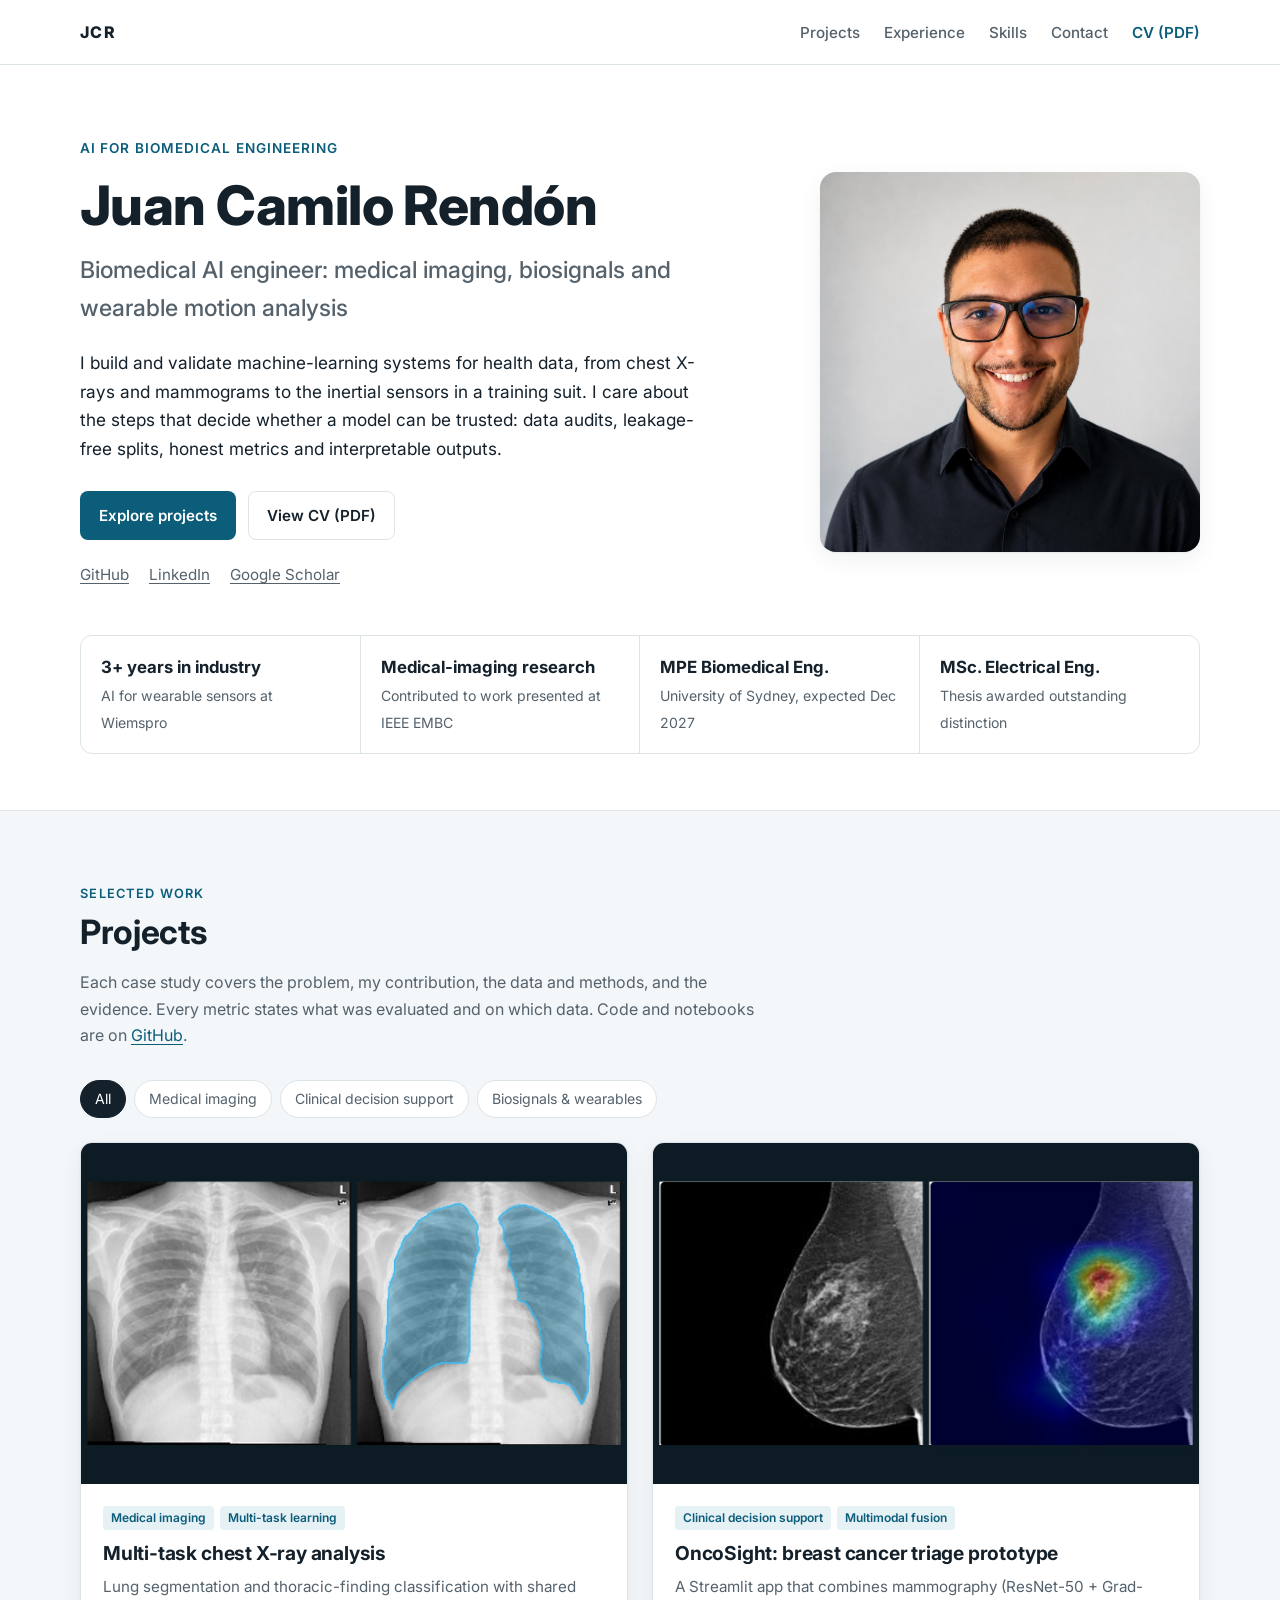
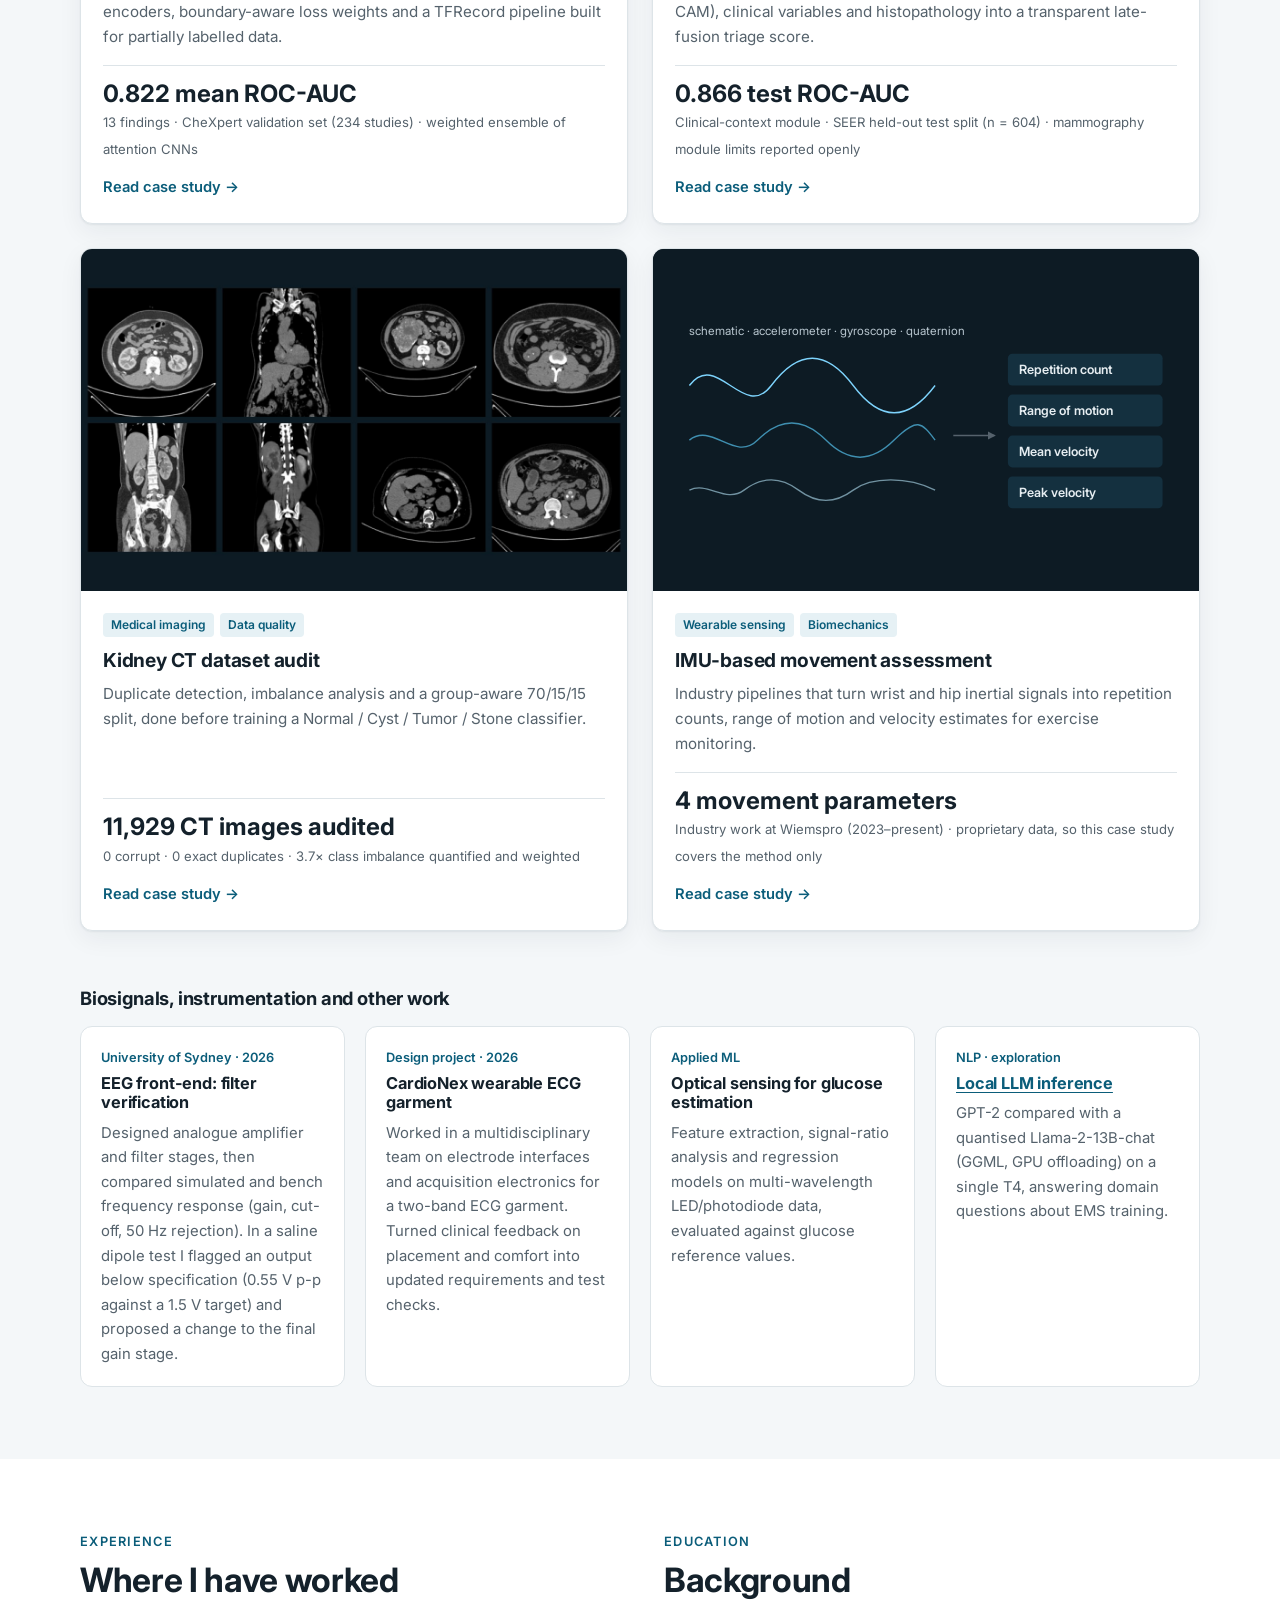
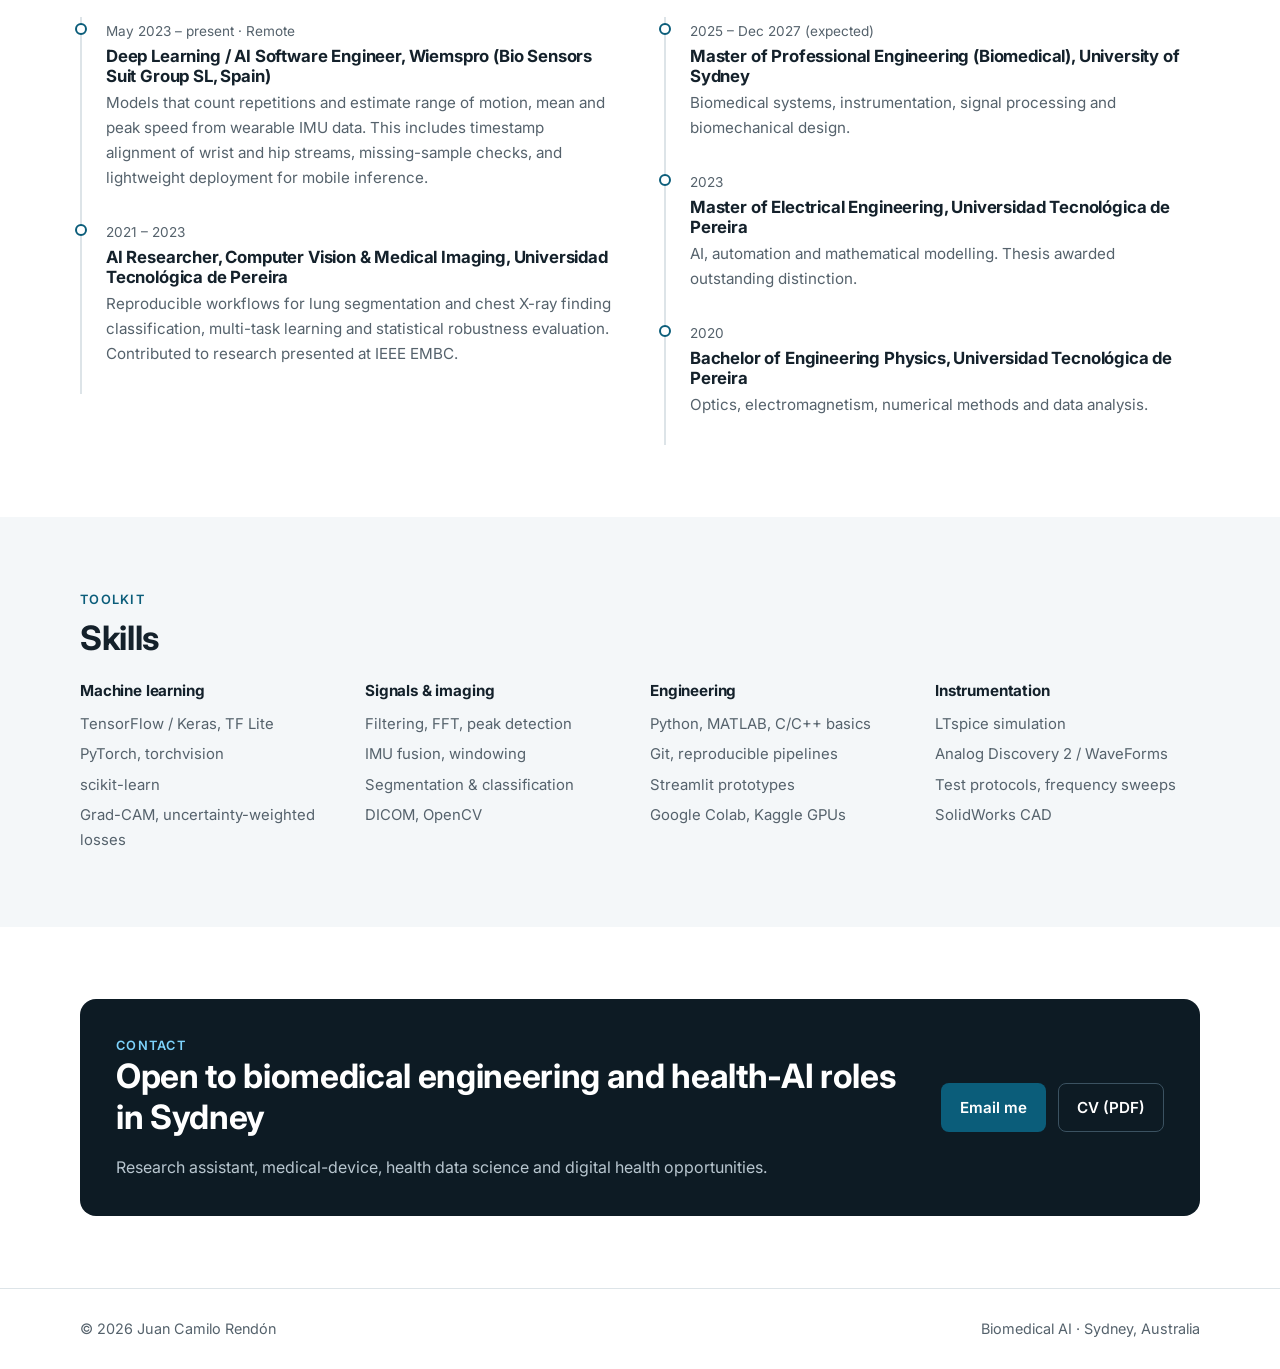
<file: index.html>
<!DOCTYPE html>
<html lang="en">
<head>
  <meta charset="UTF-8">
  <meta name="viewport" content="width=device-width, initial-scale=1.0">
  <title>Juan Camilo Rendón | Biomedical AI Engineer</title>
  <meta name="description" content="Portfolio of Juan Camilo Rendón: AI applied to biomedical engineering, covering medical imaging, clinical decision support, biosignals and wearable motion analysis.">
  <meta property="og:title" content="Juan Camilo Rendón | Biomedical AI Engineer">
  <meta property="og:description" content="Medical imaging, clinical decision support and wearable-sensor AI, with documented results.">
  <meta property="og:image" content="assets/images/projects/cover_cxr.jpg">
  <link rel="preconnect" href="https://fonts.googleapis.com">
  <link rel="preconnect" href="https://fonts.gstatic.com" crossorigin>
  <link href="https://fonts.googleapis.com/css2?family=Inter:wght@400;500;600;700;800&display=swap" rel="stylesheet">
  <link rel="stylesheet" href="css/styles.css">
</head>
<body>
  <a class="skip-link" href="#main">Skip to content</a>

  <header class="site-header">
    <nav class="navbar container" aria-label="Main navigation">
      <a class="logo" href="index.html">JCR</a>
      <button class="menu-button" type="button" aria-label="Open navigation menu" aria-expanded="false">Menu</button>
      <ul class="nav-links">
        <li><a href="#projects">Projects</a></li>
        <li><a href="#experience">Experience</a></li>
        <li><a href="#skills">Skills</a></li>
        <li><a href="#contact">Contact</a></li>
        <li><a class="nav-cv" href="assets/documents/Juan_Camilo_Rendon_CV.pdf" target="_blank" rel="noopener">CV (PDF)</a></li>
      </ul>
    </nav>
  </header>

  <main id="main">
    <!-- ================= HERO ================= -->
    <section class="hero">
      <div class="container">
        <div class="hero-grid">
          <div>
            <p class="eyebrow">AI for biomedical engineering</p>
            <h1>Juan Camilo Rendón</h1>
            <p class="role">Biomedical AI engineer: medical imaging, biosignals and wearable motion analysis</p>
            <p class="hero-lead">
              I build and validate machine-learning systems for health data, from chest X-rays and mammograms to the
              inertial sensors in a training suit. I care about the steps that decide whether a model can be trusted:
              data audits, leakage-free splits, honest metrics and interpretable outputs.
            </p>
            <div class="hero-actions">
              <a class="button primary" href="#projects">Explore projects</a>
              <a class="button secondary" href="assets/documents/Juan_Camilo_Rendon_CV.pdf" target="_blank" rel="noopener">View CV (PDF)</a>
            </div>
            <div class="social-links">
              <a href="https://github.com/jcrendona" target="_blank" rel="noopener">GitHub</a>
              <a href="https://www.linkedin.com/in/juan-camilo-rendon-atehortua-9a8baa1b0" target="_blank" rel="noopener">LinkedIn</a>
              <a href="https://scholar.google.com/citations?user=FOchhUEAAAAJ&amp;hl=en" target="_blank" rel="noopener">Google Scholar</a>
            </div>
          </div>
          <div class="hero-photo">
            <img src="assets/images/profile.jpg" alt="Portrait of Juan Camilo Rendón" width="380" height="380">
          </div>
        </div>

        <div class="facts" aria-label="Highlights">
          <div class="fact"><strong>3+ years in industry</strong><span>AI for wearable sensors at Wiemspro</span></div>
          <div class="fact"><strong>Medical-imaging research</strong><span>Contributed to work presented at IEEE EMBC</span></div>
          <div class="fact"><strong>MPE Biomedical Eng.</strong><span>University of Sydney, expected Dec 2027</span></div>
          <div class="fact"><strong>MSc. Electrical Eng.</strong><span>Thesis awarded outstanding distinction</span></div>
        </div>
      </div>
    </section>

    <!-- ================= PROJECTS ================= -->
    <section class="section section-muted" id="projects">
      <div class="container">
        <p class="section-label">Selected work</p>
        <h2>Projects</h2>
        <p class="section-intro">
          Each case study covers the problem, my contribution, the data and methods, and the evidence. Every metric states what was
          evaluated and on which data. Code and notebooks are on
          <a href="https://github.com/jcrendona/biomedical-ai-portfolio" target="_blank" rel="noopener">GitHub</a>.
        </p>

        <div class="filters" role="group" aria-label="Filter projects by area">
          <button class="filter" type="button" data-filter="all" aria-pressed="true">All</button>
          <button class="filter" type="button" data-filter="imaging" aria-pressed="false">Medical imaging</button>
          <button class="filter" type="button" data-filter="clinical" aria-pressed="false">Clinical decision support</button>
          <button class="filter" type="button" data-filter="sensors" aria-pressed="false">Biosignals &amp; wearables</button>
        </div>

        <div class="project-grid">
          <article class="project-card" data-area="imaging">
            <div class="project-media">
              <img src="assets/images/projects/cover_cxr.jpg" alt="Chest radiograph next to the same image with the lung mask overlaid in blue" loading="lazy" width="1200" height="750">
            </div>
            <div class="project-body">
              <div class="project-tags"><span class="tag">Medical imaging</span><span class="tag">Multi-task learning</span></div>
              <h3><a href="projects/chest-xray.html">Multi-task chest X-ray analysis</a></h3>
              <p>Lung segmentation and thoracic-finding classification with shared encoders, boundary-aware loss weights and a TFRecord pipeline built for partially labelled data.</p>
              <div class="key-result">
                <strong>0.822 mean ROC-AUC</strong>
                <span>13 findings · CheXpert validation set (234 studies) · weighted ensemble of attention CNNs</span>
              </div>
              <span class="card-link" aria-hidden="true">Read case study →</span>
            </div>
          </article>

          <article class="project-card" data-area="imaging clinical">
            <div class="project-media">
              <img src="assets/images/projects/cover_oncosight.jpg" alt="Mammogram next to its Grad-CAM heatmap highlighting a dense region" loading="lazy" width="1200" height="750">
            </div>
            <div class="project-body">
              <div class="project-tags"><span class="tag">Clinical decision support</span><span class="tag">Multimodal fusion</span></div>
              <h3><a href="projects/oncosight.html">OncoSight: breast cancer triage prototype</a></h3>
              <p>A Streamlit app that combines mammography (ResNet-50 + Grad-CAM), clinical variables and histopathology into a transparent late-fusion triage score.</p>
              <div class="key-result">
                <strong>0.866 test ROC-AUC</strong>
                <span>Clinical-context module · SEER held-out test split (n = 604) · mammography module limits reported openly</span>
              </div>
              <span class="card-link" aria-hidden="true">Read case study →</span>
            </div>
          </article>

          <article class="project-card" data-area="imaging">
            <div class="project-media">
              <img src="assets/images/projects/cover_kidney.jpg" alt="Grid of kidney CT slices in axial and coronal views" loading="lazy" width="1200" height="750">
            </div>
            <div class="project-body">
              <div class="project-tags"><span class="tag">Medical imaging</span><span class="tag">Data quality</span></div>
              <h3><a href="projects/kidney-ct.html">Kidney CT dataset audit</a></h3>
              <p>Duplicate detection, imbalance analysis and a group-aware 70/15/15 split, done before training a Normal / Cyst / Tumor / Stone classifier.</p>
              <div class="key-result">
                <strong>11,929 CT images audited</strong>
                <span>0 corrupt · 0 exact duplicates · 3.7× class imbalance quantified and weighted</span>
              </div>
              <span class="card-link" aria-hidden="true">Read case study →</span>
            </div>
          </article>

          <article class="project-card" data-area="sensors">
            <div class="project-media">
              <svg viewBox="0 0 1200 750" role="img" aria-label="Schematic of wrist and hip inertial sensors feeding a signal-processing and model pipeline">
                <rect width="1200" height="750" fill="#0d1b24"/>
                <g fill="none" stroke="#3f8fb0" stroke-width="3">
                  <path d="M80 300 C 140 220, 200 380, 260 300 S 380 220, 440 300 S 560 380, 620 300" stroke="#7dd3fc"/>
                  <path d="M80 420 C 130 380, 180 470, 230 420 S 330 370, 380 420 S 480 470, 530 420 S 590 380, 620 420"/>
                  <path d="M80 530 C 120 510, 160 560, 200 530 S 280 500, 320 530 S 400 560, 440 530 S 560 500, 620 530" stroke="#9cc5d6" opacity=".7"/>
                </g>
                <text x="80" y="190" font-family="Inter, Arial, sans-serif" fill="#b8c6cf" font-size="26">schematic · accelerometer · gyroscope · quaternion</text>
                <defs><marker id="ah" viewBox="0 0 10 10" refX="8" refY="5" markerWidth="6" markerHeight="6" orient="auto"><path d="M0 0 L10 5 L0 10z" fill="#55626c"/></marker></defs>
                <path d="M660 410 h90" stroke="#55626c" stroke-width="3" marker-end="url(#ah)"/>
                <g font-family="Inter, Arial, sans-serif" font-size="28" font-weight="600">
                  <rect x="780" y="230" width="340" height="70" rx="10" fill="#14303f"/><text x="805" y="275" fill="#e6edf1">Repetition count</text>
                  <rect x="780" y="320" width="340" height="70" rx="10" fill="#14303f"/><text x="805" y="365" fill="#e6edf1">Range of motion</text>
                  <rect x="780" y="410" width="340" height="70" rx="10" fill="#14303f"/><text x="805" y="455" fill="#e6edf1">Mean velocity</text>
                  <rect x="780" y="500" width="340" height="70" rx="10" fill="#14303f"/><text x="805" y="545" fill="#e6edf1">Peak velocity</text>
                </g>
              </svg>
            </div>
            <div class="project-body">
              <div class="project-tags"><span class="tag">Wearable sensing</span><span class="tag">Biomechanics</span></div>
              <h3><a href="projects/wearable-imu.html">IMU-based movement assessment</a></h3>
              <p>Industry pipelines that turn wrist and hip inertial signals into repetition counts, range of motion and velocity estimates for exercise monitoring.</p>
              <div class="key-result">
                <strong>4 movement parameters</strong>
                <span>Industry work at Wiemspro (2023–present) · proprietary data, so this case study covers the method only</span>
              </div>
              <span class="card-link" aria-hidden="true">Read case study →</span>
            </div>
          </article>
        </div>

        <h3 style="margin-top:56px;font-size:1.15rem">Biosignals, instrumentation and other work</h3>
        <div class="mini-grid" style="margin-top:16px">
          <article class="mini">
            <span class="meta">University of Sydney · 2026</span>
            <h3>EEG front-end: filter verification</h3>
            <p>Designed analogue amplifier and filter stages, then compared simulated and bench frequency response (gain, cut-off, 50 Hz rejection). In a saline dipole test I flagged an output below specification (0.55 V p-p against a 1.5 V target) and proposed a change to the final gain stage.</p>
          </article>
          <article class="mini">
            <span class="meta">Design project · 2026</span>
            <h3>CardioNex wearable ECG garment</h3>
            <p>Worked in a multidisciplinary team on electrode interfaces and acquisition electronics for a two-band ECG garment. Turned clinical feedback on placement and comfort into updated requirements and test checks.</p>
          </article>
          <article class="mini">
            <span class="meta">Applied ML</span>
            <h3>Optical sensing for glucose estimation</h3>
            <p>Feature extraction, signal-ratio analysis and regression models on multi-wavelength LED/photodiode data, evaluated against glucose reference values.</p>
          </article>
          <article class="mini">
            <span class="meta">NLP · exploration</span>
            <h3><a href="https://github.com/jcrendona/biomedical-ai-portfolio/tree/main/04-llm-local-inference" target="_blank" rel="noopener">Local LLM inference</a></h3>
            <p>GPT-2 compared with a quantised Llama-2-13B-chat (GGML, GPU offloading) on a single T4, answering domain questions about EMS training.</p>
          </article>
        </div>
      </div>
    </section>

    <!-- ================= EXPERIENCE ================= -->
    <section class="section" id="experience">
      <div class="container two-col">
        <div>
          <p class="section-label">Experience</p>
          <h2>Where I have worked</h2>
          <ol class="timeline">
            <li>
              <span class="when">May 2023 – present · Remote</span>
              <h3>Deep Learning / AI Software Engineer, Wiemspro (Bio Sensors Suit Group SL, Spain)</h3>
              <p>Models that count repetitions and estimate range of motion, mean and peak speed from wearable IMU data. This includes timestamp alignment of wrist and hip streams, missing-sample checks, and lightweight deployment for mobile inference.</p>
            </li>
            <li>
              <span class="when">2021 – 2023</span>
              <h3>AI Researcher, Computer Vision &amp; Medical Imaging, Universidad Tecnológica de Pereira</h3>
              <p>Reproducible workflows for lung segmentation and chest X-ray finding classification, multi-task learning and statistical robustness evaluation. Contributed to research presented at IEEE EMBC.</p>
            </li>
          </ol>
        </div>
        <div>
          <p class="section-label">Education</p>
          <h2>Background</h2>
          <ol class="timeline">
            <li>
              <span class="when">2025 – Dec 2027 (expected)</span>
              <h3>Master of Professional Engineering (Biomedical), University of Sydney</h3>
              <p>Biomedical systems, instrumentation, signal processing and biomechanical design.</p>
            </li>
            <li>
              <span class="when">2023</span>
              <h3>Master of Electrical Engineering, Universidad Tecnológica de Pereira</h3>
              <p>AI, automation and mathematical modelling. Thesis awarded outstanding distinction.</p>
            </li>
            <li>
              <span class="when">2020</span>
              <h3>Bachelor of Engineering Physics, Universidad Tecnológica de Pereira</h3>
              <p>Optics, electromagnetism, numerical methods and data analysis.</p>
            </li>
          </ol>
        </div>
      </div>
    </section>

    <!-- ================= SKILLS ================= -->
    <section class="section section-muted" id="skills">
      <div class="container">
        <p class="section-label">Toolkit</p>
        <h2>Skills</h2>
        <div class="skill-groups" style="margin-top:24px">
          <div><h3>Machine learning</h3><ul><li>TensorFlow / Keras, TF Lite</li><li>PyTorch, torchvision</li><li>scikit-learn</li><li>Grad-CAM, uncertainty-weighted losses</li></ul></div>
          <div><h3>Signals &amp; imaging</h3><ul><li>Filtering, FFT, peak detection</li><li>IMU fusion, windowing</li><li>Segmentation &amp; classification</li><li>DICOM, OpenCV</li></ul></div>
          <div><h3>Engineering</h3><ul><li>Python, MATLAB, C/C++ basics</li><li>Git, reproducible pipelines</li><li>Streamlit prototypes</li><li>Google Colab, Kaggle GPUs</li></ul></div>
          <div><h3>Instrumentation</h3><ul><li>LTspice simulation</li><li>Analog Discovery 2 / WaveForms</li><li>Test protocols, frequency sweeps</li><li>SolidWorks CAD</li></ul></div>
        </div>
      </div>
    </section>

    <!-- ================= CONTACT ================= -->
    <section class="section" id="contact">
      <div class="container">
        <div class="callout">
          <div>
            <p class="section-label">Contact</p>
            <h2>Open to biomedical engineering and health-AI roles in Sydney</h2>
            <p>Research assistant, medical-device, health data science and digital health opportunities.</p>
          </div>
          <div class="callout-actions">
            <a class="button primary" href="mailto:jcamilorendon5142@gmail.com">Email me</a>
            <a class="button secondary" href="assets/documents/Juan_Camilo_Rendon_CV.pdf" target="_blank" rel="noopener">CV (PDF)</a>
          </div>
        </div>
      </div>
    </section>
  </main>

  <footer class="site-footer">
    <div class="container footer-content">
      <p>© <span id="current-year">2026</span> Juan Camilo Rendón</p>
      <p>Biomedical AI · Sydney, Australia</p>
    </div>
  </footer>

  <script src="js/main.js"></script>
</body>
</html>
</file>
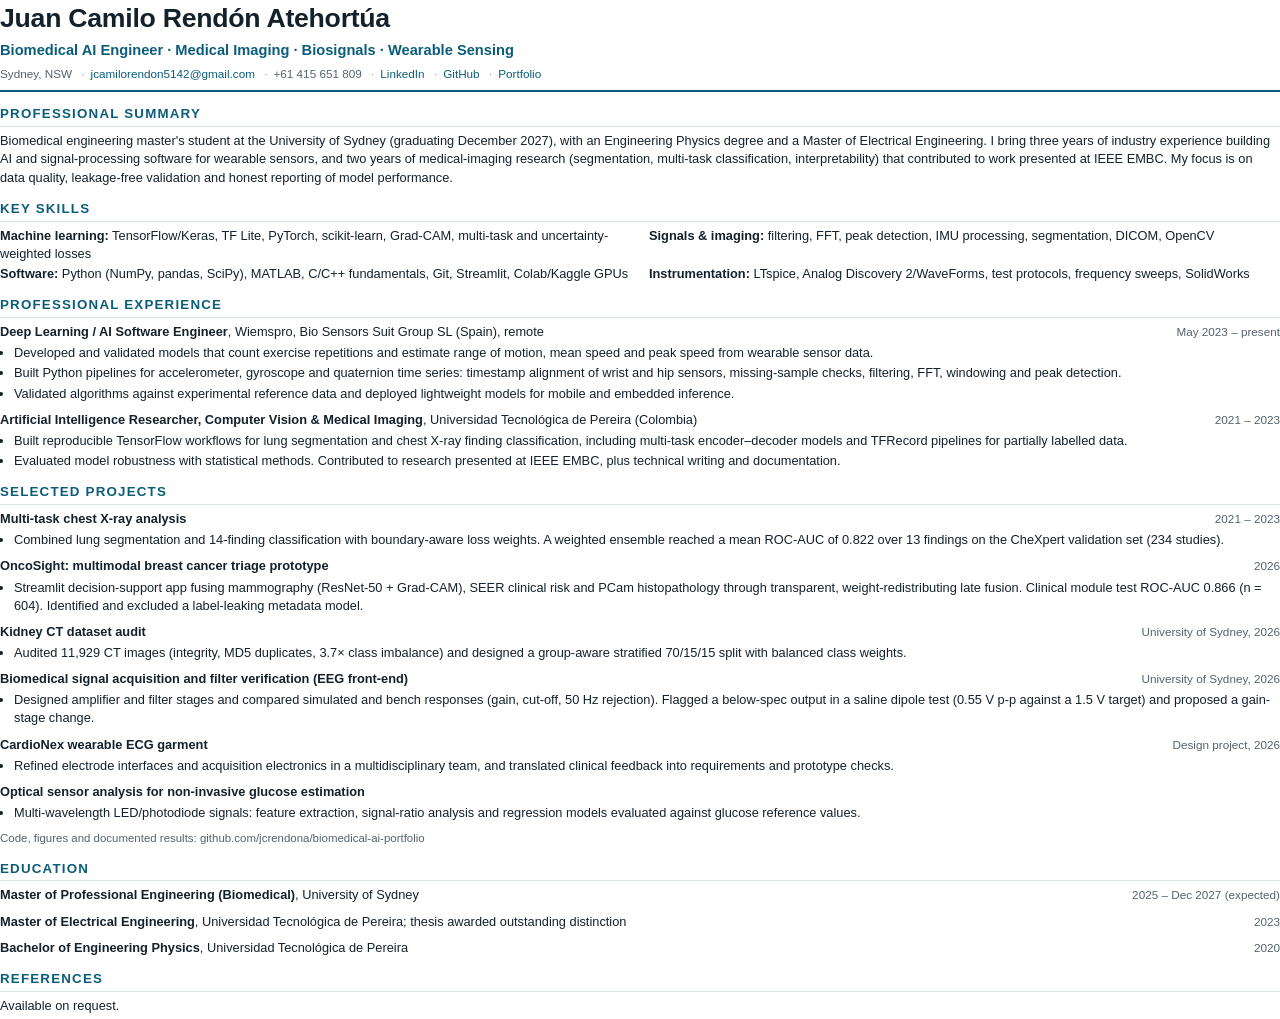
<file: cv/cv.html>
<!DOCTYPE html>
<html lang="en">
<head>
<meta charset="UTF-8">
<title>Juan Camilo Rendón Atehortúa: CV</title>
<!-- Source for assets/documents/Juan_Camilo_Rendon_CV.pdf.
     Rebuild: "/Applications/Google Chrome.app/Contents/MacOS/Google Chrome" --headless --no-pdf-header-footer --print-to-pdf=assets/documents/Juan_Camilo_Rendon_CV.pdf cv/cv.html -->
<style>
  @page { size: A4; margin: 15mm 16mm 14mm; }
  * { box-sizing: border-box; }
  body { font-family: "Helvetica Neue", Arial, sans-serif; color: #14212b; font-size: 9.6pt; line-height: 1.42; margin: 0; }
  a { color: #0b5d7a; text-decoration: none; }
  header { border-bottom: 2px solid #0b5d7a; padding-bottom: 8px; margin-bottom: 10px; }
  h1 { font-size: 20pt; margin: 0; letter-spacing: -0.01em; }
  .title { font-size: 11pt; color: #0b5d7a; font-weight: 600; margin: 2px 0 5px; }
  .contact { font-size: 8.8pt; color: #55626c; }
  .contact span + span::before { content: "·"; margin: 0 6px; color: #9aa5ad; }
  h2 { font-size: 10pt; text-transform: uppercase; letter-spacing: 0.09em; color: #0b5d7a; margin: 13px 0 5px; border-bottom: 1px solid #dde4e8; padding-bottom: 2px; }
  p { margin: 0 0 4px; }
  .item { margin-bottom: 8px; break-inside: avoid; }
  .row { display: flex; justify-content: space-between; gap: 10px; align-items: baseline; }
  .role { font-weight: 700; }
  .org { color: #14212b; }
  .when { color: #55626c; font-size: 8.8pt; white-space: nowrap; }
  ul { margin: 3px 0 0; padding-left: 14px; }
  li { margin-bottom: 2px; }
  .skills { display: grid; grid-template-columns: 1fr 1fr; gap: 2px 18px; }
  .skills div b { color: #14212b; }
  .proj-link { font-size: 8.6pt; color: #55626c; }
</style>
</head>
<body>
<header>
  <h1>Juan Camilo Rendón Atehortúa</h1>
  <div class="title">Biomedical AI Engineer · Medical Imaging · Biosignals · Wearable Sensing</div>
  <div class="contact">
    <span>Sydney, NSW</span>
    <span><a href="mailto:jcamilorendon5142@gmail.com">jcamilorendon5142@gmail.com</a></span>
    <span>+61 415 651 809</span>
    <span><a href="https://www.linkedin.com/in/juan-camilo-rendon-atehortua-9a8baa1b0">LinkedIn</a></span>
    <span><a href="https://github.com/jcrendona">GitHub</a></span>
    <span><a href="https://jcrendona.github.io/jcrendon.github.io/">Portfolio</a></span>
  </div>
</header>

<h2>Professional summary</h2>
<p>Biomedical engineering master's student at the University of Sydney (graduating December 2027), with an Engineering Physics degree and a Master of Electrical Engineering. I bring three years of industry experience building AI and signal-processing software for wearable sensors, and two years of medical-imaging research (segmentation, multi-task classification, interpretability) that contributed to work presented at IEEE EMBC. My focus is on data quality, leakage-free validation and honest reporting of model performance.</p>

<h2>Key skills</h2>
<div class="skills">
  <div><b>Machine learning:</b> TensorFlow/Keras, TF Lite, PyTorch, scikit-learn, Grad-CAM, multi-task and uncertainty-weighted losses</div>
  <div><b>Signals &amp; imaging:</b> filtering, FFT, peak detection, IMU processing, segmentation, DICOM, OpenCV</div>
  <div><b>Software:</b> Python (NumPy, pandas, SciPy), MATLAB, C/C++ fundamentals, Git, Streamlit, Colab/Kaggle GPUs</div>
  <div><b>Instrumentation:</b> LTspice, Analog Discovery 2/WaveForms, test protocols, frequency sweeps, SolidWorks</div>
</div>

<h2>Professional experience</h2>
<div class="item">
  <div class="row"><span><span class="role">Deep Learning / AI Software Engineer</span>, <span class="org">Wiemspro, Bio Sensors Suit Group SL (Spain), remote</span></span><span class="when">May 2023 – present</span></div>
  <ul>
    <li>Developed and validated models that count exercise repetitions and estimate range of motion, mean speed and peak speed from wearable sensor data.</li>
    <li>Built Python pipelines for accelerometer, gyroscope and quaternion time series: timestamp alignment of wrist and hip sensors, missing-sample checks, filtering, FFT, windowing and peak detection.</li>
    <li>Validated algorithms against experimental reference data and deployed lightweight models for mobile and embedded inference.</li>
  </ul>
</div>
<div class="item">
  <div class="row"><span><span class="role">Artificial Intelligence Researcher, Computer Vision &amp; Medical Imaging</span>, <span class="org">Universidad Tecnológica de Pereira (Colombia)</span></span><span class="when">2021 – 2023</span></div>
  <ul>
    <li>Built reproducible TensorFlow workflows for lung segmentation and chest X-ray finding classification, including multi-task encoder–decoder models and TFRecord pipelines for partially labelled data.</li>
    <li>Evaluated model robustness with statistical methods. Contributed to research presented at IEEE EMBC, plus technical writing and documentation.</li>
  </ul>
</div>

<h2>Selected projects</h2>
<div class="item">
  <div class="row"><span class="role">Multi-task chest X-ray analysis</span><span class="when">2021 – 2023</span></div>
  <ul><li>Combined lung segmentation and 14-finding classification with boundary-aware loss weights. A weighted ensemble reached a mean ROC-AUC of 0.822 over 13 findings on the CheXpert validation set (234 studies).</li></ul>
</div>
<div class="item">
  <div class="row"><span class="role">OncoSight: multimodal breast cancer triage prototype</span><span class="when">2026</span></div>
  <ul><li>Streamlit decision-support app fusing mammography (ResNet-50 + Grad-CAM), SEER clinical risk and PCam histopathology through transparent, weight-redistributing late fusion. Clinical module test ROC-AUC 0.866 (n = 604). Identified and excluded a label-leaking metadata model.</li></ul>
</div>
<div class="item">
  <div class="row"><span class="role">Kidney CT dataset audit</span><span class="when">University of Sydney, 2026</span></div>
  <ul><li>Audited 11,929 CT images (integrity, MD5 duplicates, 3.7× class imbalance) and designed a group-aware stratified 70/15/15 split with balanced class weights.</li></ul>
</div>
<div class="item">
  <div class="row"><span class="role">Biomedical signal acquisition and filter verification (EEG front-end)</span><span class="when">University of Sydney, 2026</span></div>
  <ul><li>Designed amplifier and filter stages and compared simulated and bench responses (gain, cut-off, 50 Hz rejection). Flagged a below-spec output in a saline dipole test (0.55 V p-p against a 1.5 V target) and proposed a gain-stage change.</li></ul>
</div>
<div class="item">
  <div class="row"><span class="role">CardioNex wearable ECG garment</span><span class="when">Design project, 2026</span></div>
  <ul><li>Refined electrode interfaces and acquisition electronics in a multidisciplinary team, and translated clinical feedback into requirements and prototype checks.</li></ul>
</div>
<div class="item">
  <div class="row"><span class="role">Optical sensor analysis for non-invasive glucose estimation</span><span class="when"></span></div>
  <ul><li>Multi-wavelength LED/photodiode signals: feature extraction, signal-ratio analysis and regression models evaluated against glucose reference values.</li></ul>
</div>
<p class="proj-link">Code, figures and documented results: github.com/jcrendona/biomedical-ai-portfolio</p>

<h2>Education</h2>
<div class="item">
  <div class="row"><span><span class="role">Master of Professional Engineering (Biomedical)</span>, University of Sydney</span><span class="when">2025 – Dec 2027 (expected)</span></div>
</div>
<div class="item">
  <div class="row"><span><span class="role">Master of Electrical Engineering</span>, Universidad Tecnológica de Pereira; thesis awarded outstanding distinction</span><span class="when">2023</span></div>
</div>
<div class="item">
  <div class="row"><span><span class="role">Bachelor of Engineering Physics</span>, Universidad Tecnológica de Pereira</span><span class="when">2020</span></div>
</div>

<h2>References</h2>
<p>Available on request.</p>
</body>
</html>
</file>
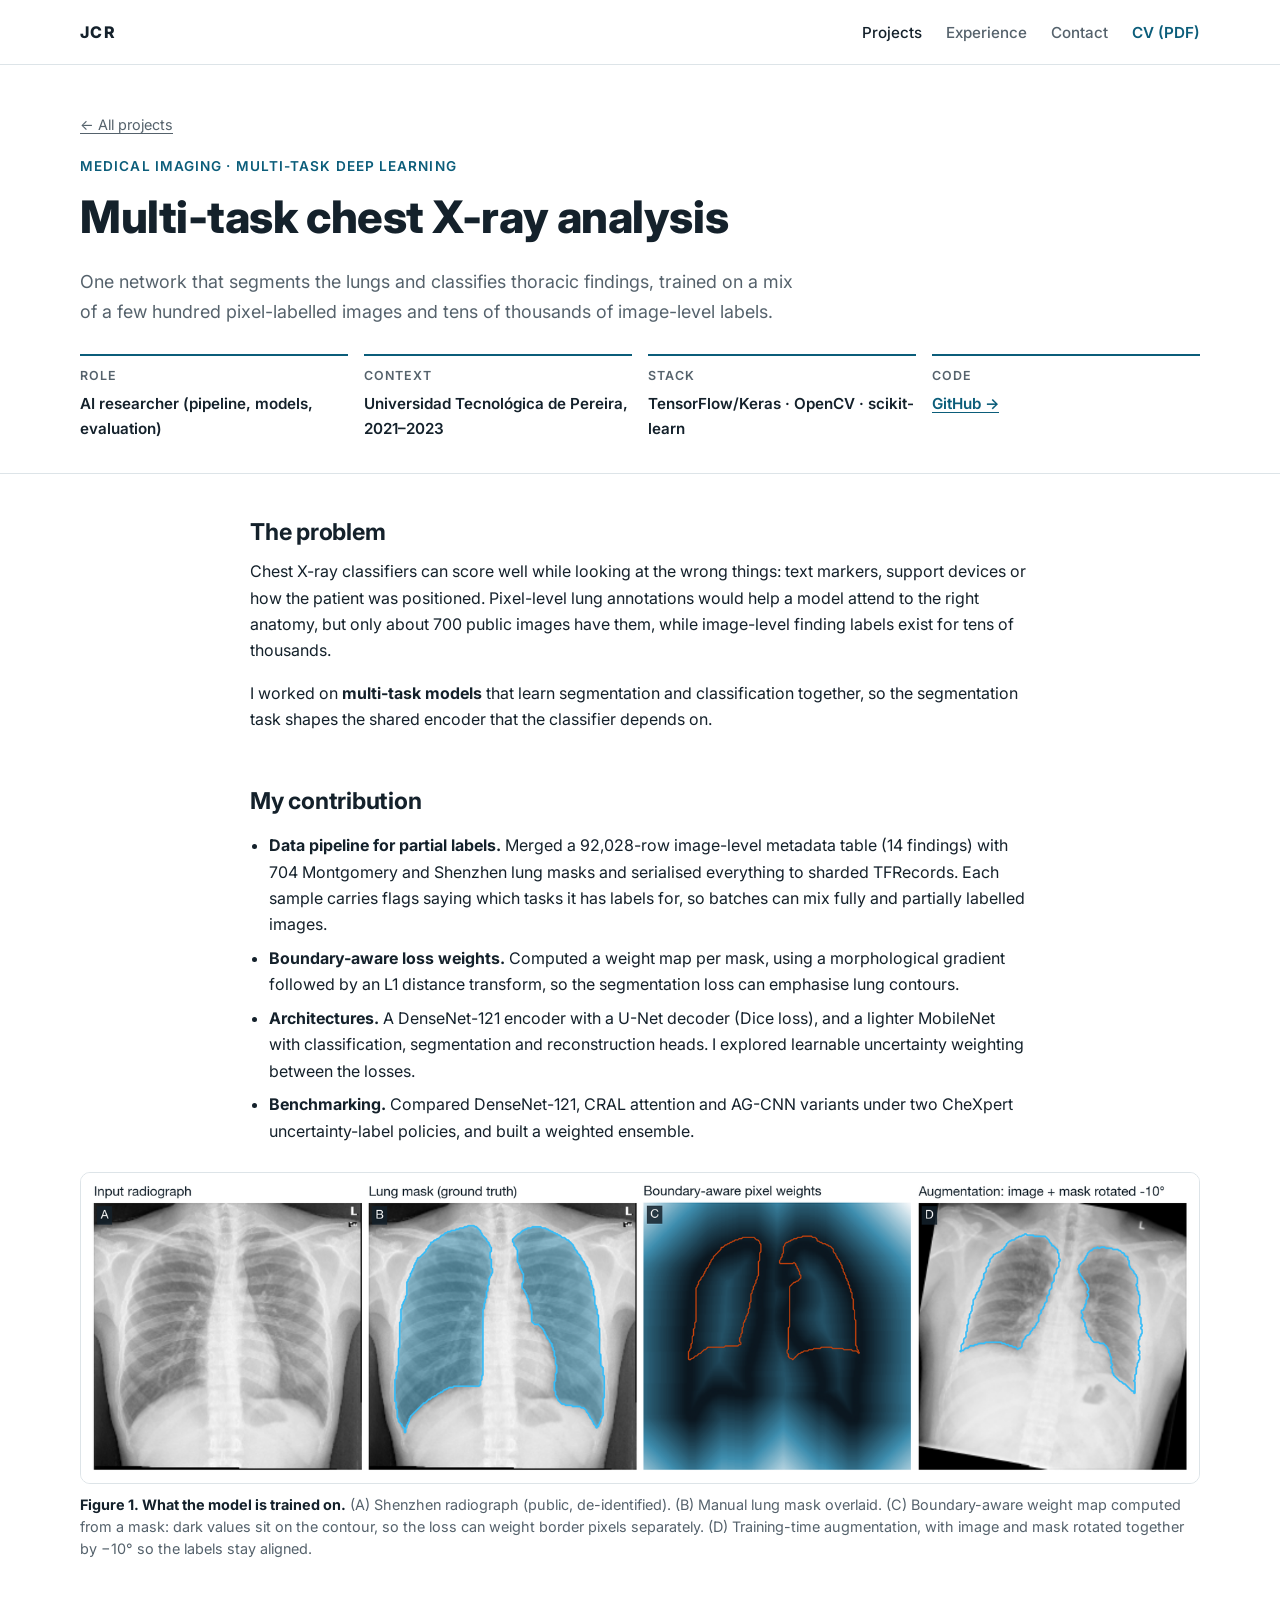
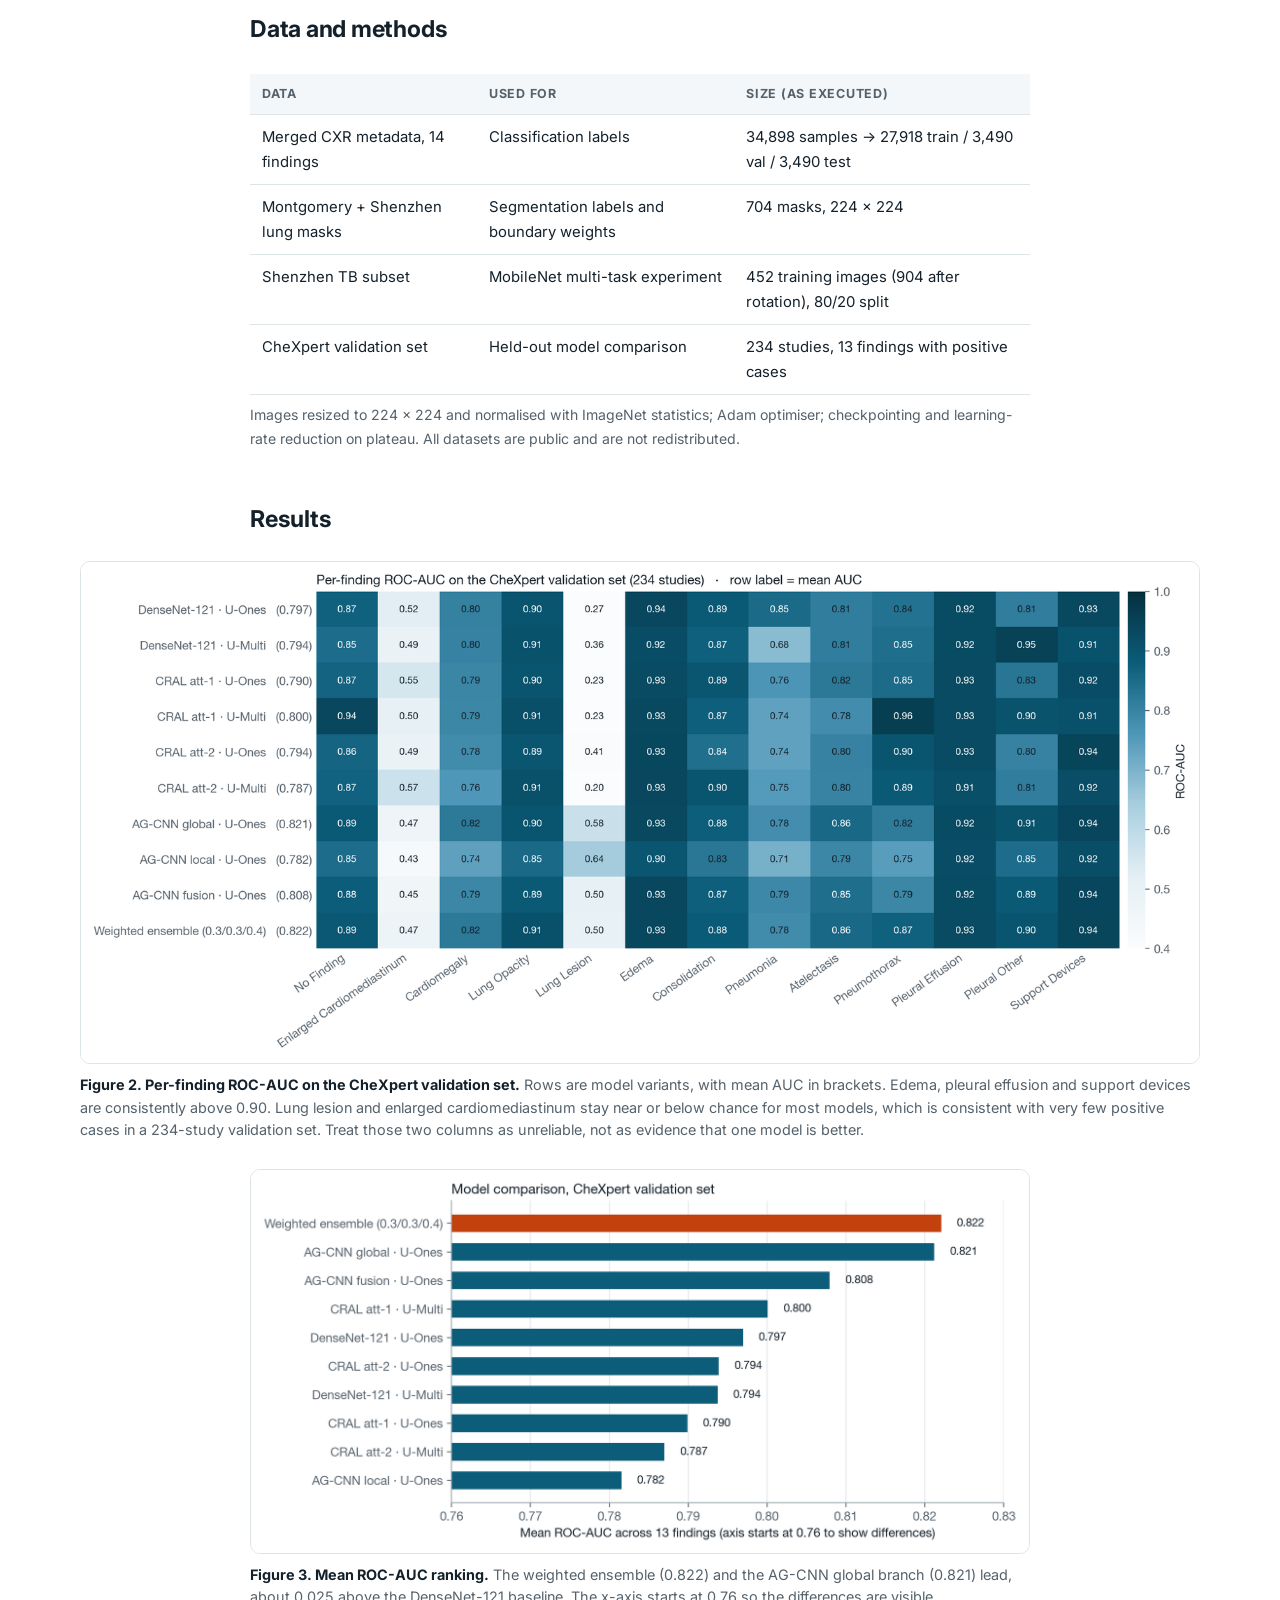
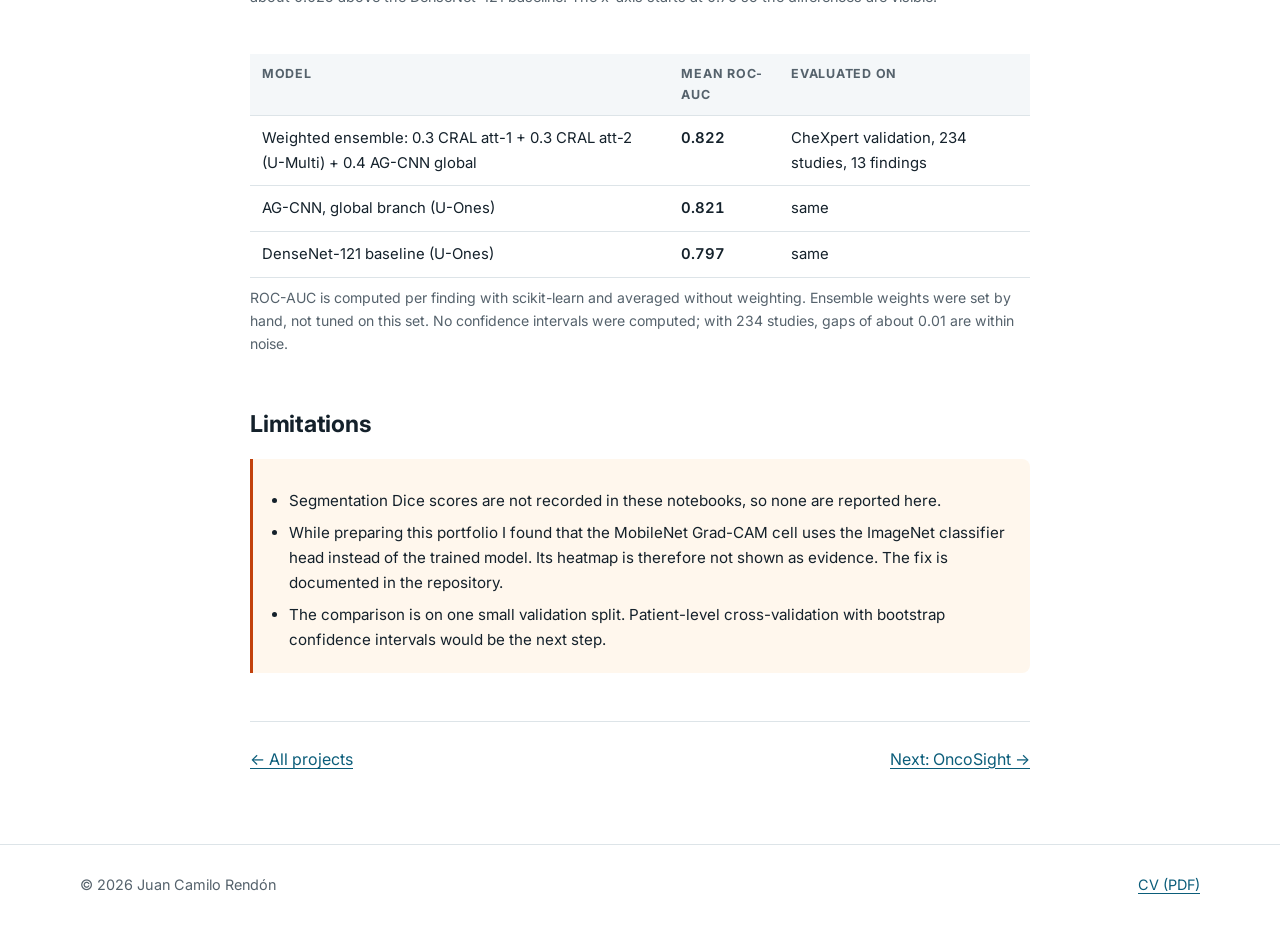
<file: projects/chest-xray.html>
<!DOCTYPE html>
<html lang="en">
<head>
  <meta charset="UTF-8">
  <meta name="viewport" content="width=device-width, initial-scale=1.0">
  <title>Multi-task Chest X-ray Analysis | Juan Camilo Rendón</title>
  <meta name="description" content="Case study: lung segmentation and thoracic-finding classification with multi-task deep learning; mean ROC-AUC 0.822 on the CheXpert validation set.">
  <link rel="preconnect" href="https://fonts.googleapis.com">
  <link rel="preconnect" href="https://fonts.gstatic.com" crossorigin>
  <link href="https://fonts.googleapis.com/css2?family=Inter:wght@400;500;600;700;800&display=swap" rel="stylesheet">
  <link rel="stylesheet" href="../css/styles.css">
</head>
<body>
  <a class="skip-link" href="#main">Skip to content</a>
  <header class="site-header">
    <nav class="navbar container" aria-label="Main navigation">
      <a class="logo" href="../index.html">JCR</a>
      <button class="menu-button" type="button" aria-label="Open navigation menu" aria-expanded="false">Menu</button>
      <ul class="nav-links">
        <li><a href="../index.html#projects" aria-current="page">Projects</a></li>
        <li><a href="../index.html#experience">Experience</a></li>
        <li><a href="../index.html#contact">Contact</a></li>
        <li><a class="nav-cv" href="../assets/documents/Juan_Camilo_Rendon_CV.pdf" target="_blank" rel="noopener">CV (PDF)</a></li>
      </ul>
    </nav>
  </header>

  <main id="main">
    <section class="case-hero">
      <div class="container">
        <p class="breadcrumb"><a href="../index.html#projects">← All projects</a></p>
        <p class="eyebrow">Medical imaging · Multi-task deep learning</p>
        <h1>Multi-task chest X-ray analysis</h1>
        <p class="lead">One network that segments the lungs and classifies thoracic findings, trained on a mix of a few hundred pixel-labelled images and tens of thousands of image-level labels.</p>
        <dl class="case-meta">
          <div><dt>Role</dt><dd>AI researcher (pipeline, models, evaluation)</dd></div>
          <div><dt>Context</dt><dd>Universidad Tecnológica de Pereira, 2021–2023</dd></div>
          <div><dt>Stack</dt><dd>TensorFlow/Keras · OpenCV · scikit-learn</dd></div>
          <div><dt>Code</dt><dd><a href="https://github.com/jcrendona/biomedical-ai-portfolio/tree/main/01-chest-xray-multitask" target="_blank" rel="noopener">GitHub →</a></dd></div>
        </dl>
      </div>
    </section>

    <div class="case-body narrow">
      <h2>The problem</h2>
      <p>Chest X-ray classifiers can score well while looking at the wrong things: text markers, support devices or how the patient was positioned. Pixel-level lung annotations would help a model attend to the right anatomy, but only about 700 public images have them, while image-level finding labels exist for tens of thousands.</p>
      <p>I worked on <strong>multi-task models</strong> that learn segmentation and classification together, so the segmentation task shapes the shared encoder that the classifier depends on.</p>

      <h2>My contribution</h2>
      <ul>
        <li><strong>Data pipeline for partial labels.</strong> Merged a 92,028-row image-level metadata table (14 findings) with 704 Montgomery and Shenzhen lung masks and serialised everything to sharded TFRecords. Each sample carries flags saying which tasks it has labels for, so batches can mix fully and partially labelled images.</li>
        <li><strong>Boundary-aware loss weights.</strong> Computed a weight map per mask, using a morphological gradient followed by an L1 distance transform, so the segmentation loss can emphasise lung contours.</li>
        <li><strong>Architectures.</strong> A DenseNet-121 encoder with a U-Net decoder (Dice loss), and a lighter MobileNet with classification, segmentation and reconstruction heads. I explored learnable uncertainty weighting between the losses.</li>
        <li><strong>Benchmarking.</strong> Compared DenseNet-121, CRAL attention and AG-CNN variants under two CheXpert uncertainty-label policies, and built a weighted ensemble.</li>
      </ul>

      <figure class="figure wide">
        <img src="../assets/images/projects/cxr_pipeline_panels.png" alt="Four panels: a chest radiograph; the same radiograph with the lung mask outlined; a boundary weight map; and a rotated augmented radiograph with its mask" loading="lazy">
        <figcaption><strong>Figure 1. What the model is trained on.</strong> (A) Shenzhen radiograph (public, de-identified). (B) Manual lung mask overlaid. (C) Boundary-aware weight map computed from a mask: dark values sit on the contour, so the loss can weight border pixels separately. (D) Training-time augmentation, with image and mask rotated together by −10° so the labels stay aligned.</figcaption>
      </figure>

      <h2>Data and methods</h2>
      <div class="table-wrap">
        <table class="metric-table">
          <thead><tr><th>Data</th><th>Used for</th><th>Size (as executed)</th></tr></thead>
          <tbody>
            <tr><td>Merged CXR metadata, 14 findings</td><td>Classification labels</td><td>34,898 samples → 27,918 train / 3,490 val / 3,490 test</td></tr>
            <tr><td>Montgomery + Shenzhen lung masks</td><td>Segmentation labels and boundary weights</td><td>704 masks, 224 × 224</td></tr>
            <tr><td>Shenzhen TB subset</td><td>MobileNet multi-task experiment</td><td>452 training images (904 after rotation), 80/20 split</td></tr>
            <tr><td>CheXpert validation set</td><td>Held-out model comparison</td><td>234 studies, 13 findings with positive cases</td></tr>
          </tbody>
        </table>
      </div>
      <p class="conditions">Images resized to 224 × 224 and normalised with ImageNet statistics; Adam optimiser; checkpointing and learning-rate reduction on plateau. All datasets are public and are not redistributed.</p>

      <h2>Results</h2>
      <figure class="figure wide">
        <img src="../assets/images/projects/chexpert_auc_heatmap.png" alt="Heatmap of ROC-AUC per finding for ten model variants" loading="lazy">
        <figcaption><strong>Figure 2. Per-finding ROC-AUC on the CheXpert validation set.</strong> Rows are model variants, with mean AUC in brackets. Edema, pleural effusion and support devices are consistently above 0.90. Lung lesion and enlarged cardiomediastinum stay near or below chance for most models, which is consistent with very few positive cases in a 234-study validation set. Treat those two columns as unreliable, not as evidence that one model is better.</figcaption>
      </figure>

      <figure class="figure">
        <img src="../assets/images/projects/chexpert_mean_auc.png" alt="Bar chart ranking ten models by mean ROC-AUC, ensemble highest at 0.822" loading="lazy">
        <figcaption><strong>Figure 3. Mean ROC-AUC ranking.</strong> The weighted ensemble (0.822) and the AG-CNN global branch (0.821) lead, about 0.025 above the DenseNet-121 baseline. The x-axis starts at 0.76 so the differences are visible.</figcaption>
      </figure>

      <div class="table-wrap">
        <table class="metric-table">
          <thead><tr><th>Model</th><th>Mean ROC-AUC</th><th>Evaluated on</th></tr></thead>
          <tbody>
            <tr><td>Weighted ensemble: 0.3 CRAL att-1 + 0.3 CRAL att-2 (U-Multi) + 0.4 AG-CNN global</td><td class="num">0.822</td><td>CheXpert validation, 234 studies, 13 findings</td></tr>
            <tr><td>AG-CNN, global branch (U-Ones)</td><td class="num">0.821</td><td>same</td></tr>
            <tr><td>DenseNet-121 baseline (U-Ones)</td><td class="num">0.797</td><td>same</td></tr>
          </tbody>
        </table>
      </div>
      <p class="conditions">ROC-AUC is computed per finding with scikit-learn and averaged without weighting. Ensemble weights were set by hand, not tuned on this set. No confidence intervals were computed; with 234 studies, gaps of about 0.01 are within noise.</p>

      <h2>Limitations</h2>
      <div class="note">
        <ul>
          <li>Segmentation Dice scores are not recorded in these notebooks, so none are reported here.</li>
          <li>While preparing this portfolio I found that the MobileNet Grad-CAM cell uses the ImageNet classifier head instead of the trained model. Its heatmap is therefore not shown as evidence. The fix is documented in the repository.</li>
          <li>The comparison is on one small validation split. Patient-level cross-validation with bootstrap confidence intervals would be the next step.</li>
        </ul>
      </div>

      <nav class="case-nav" aria-label="Project navigation">
        <a href="../index.html#projects">← All projects</a>
        <a href="oncosight.html">Next: OncoSight →</a>
      </nav>
    </div>
  </main>

  <footer class="site-footer">
    <div class="container footer-content">
      <p>© <span id="current-year">2026</span> Juan Camilo Rendón</p>
      <p><a href="../assets/documents/Juan_Camilo_Rendon_CV.pdf" target="_blank" rel="noopener">CV (PDF)</a></p>
    </div>
  </footer>
  <script src="../js/main.js"></script>
</body>
</html>
</file>
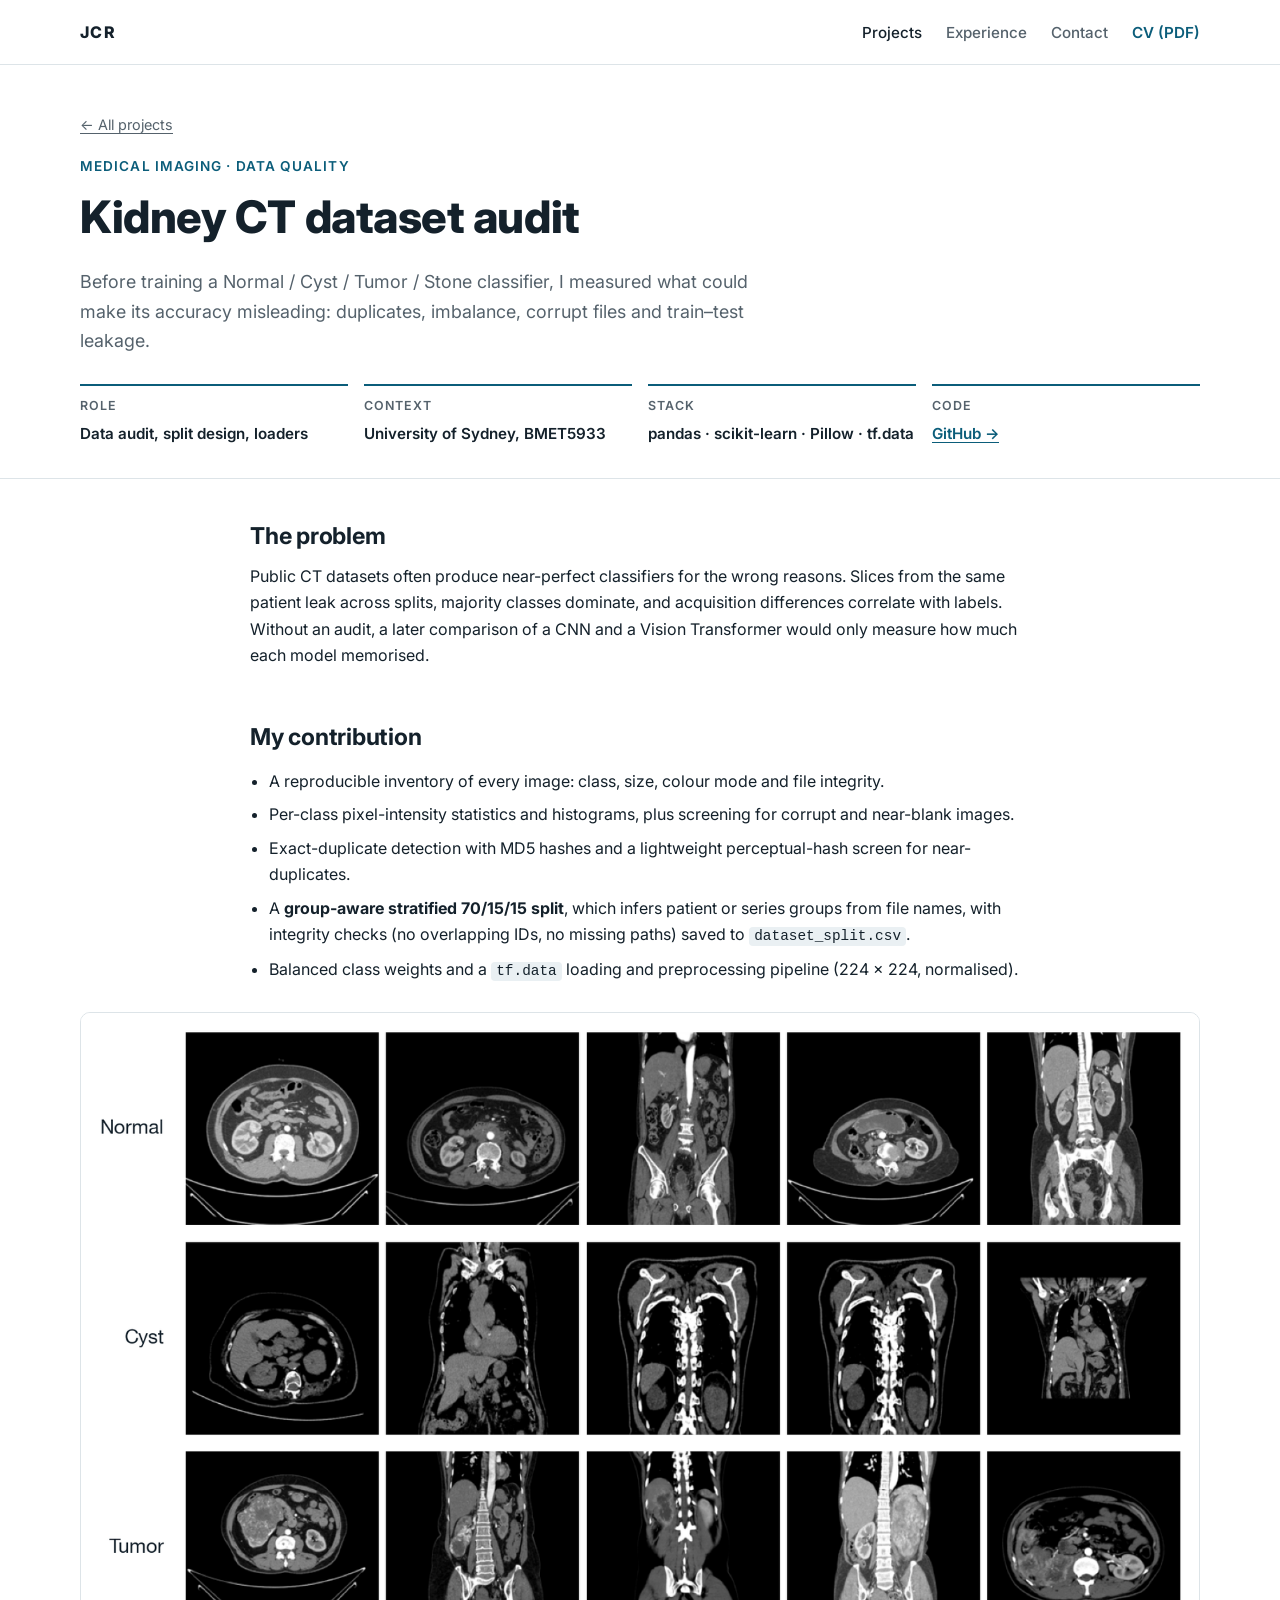
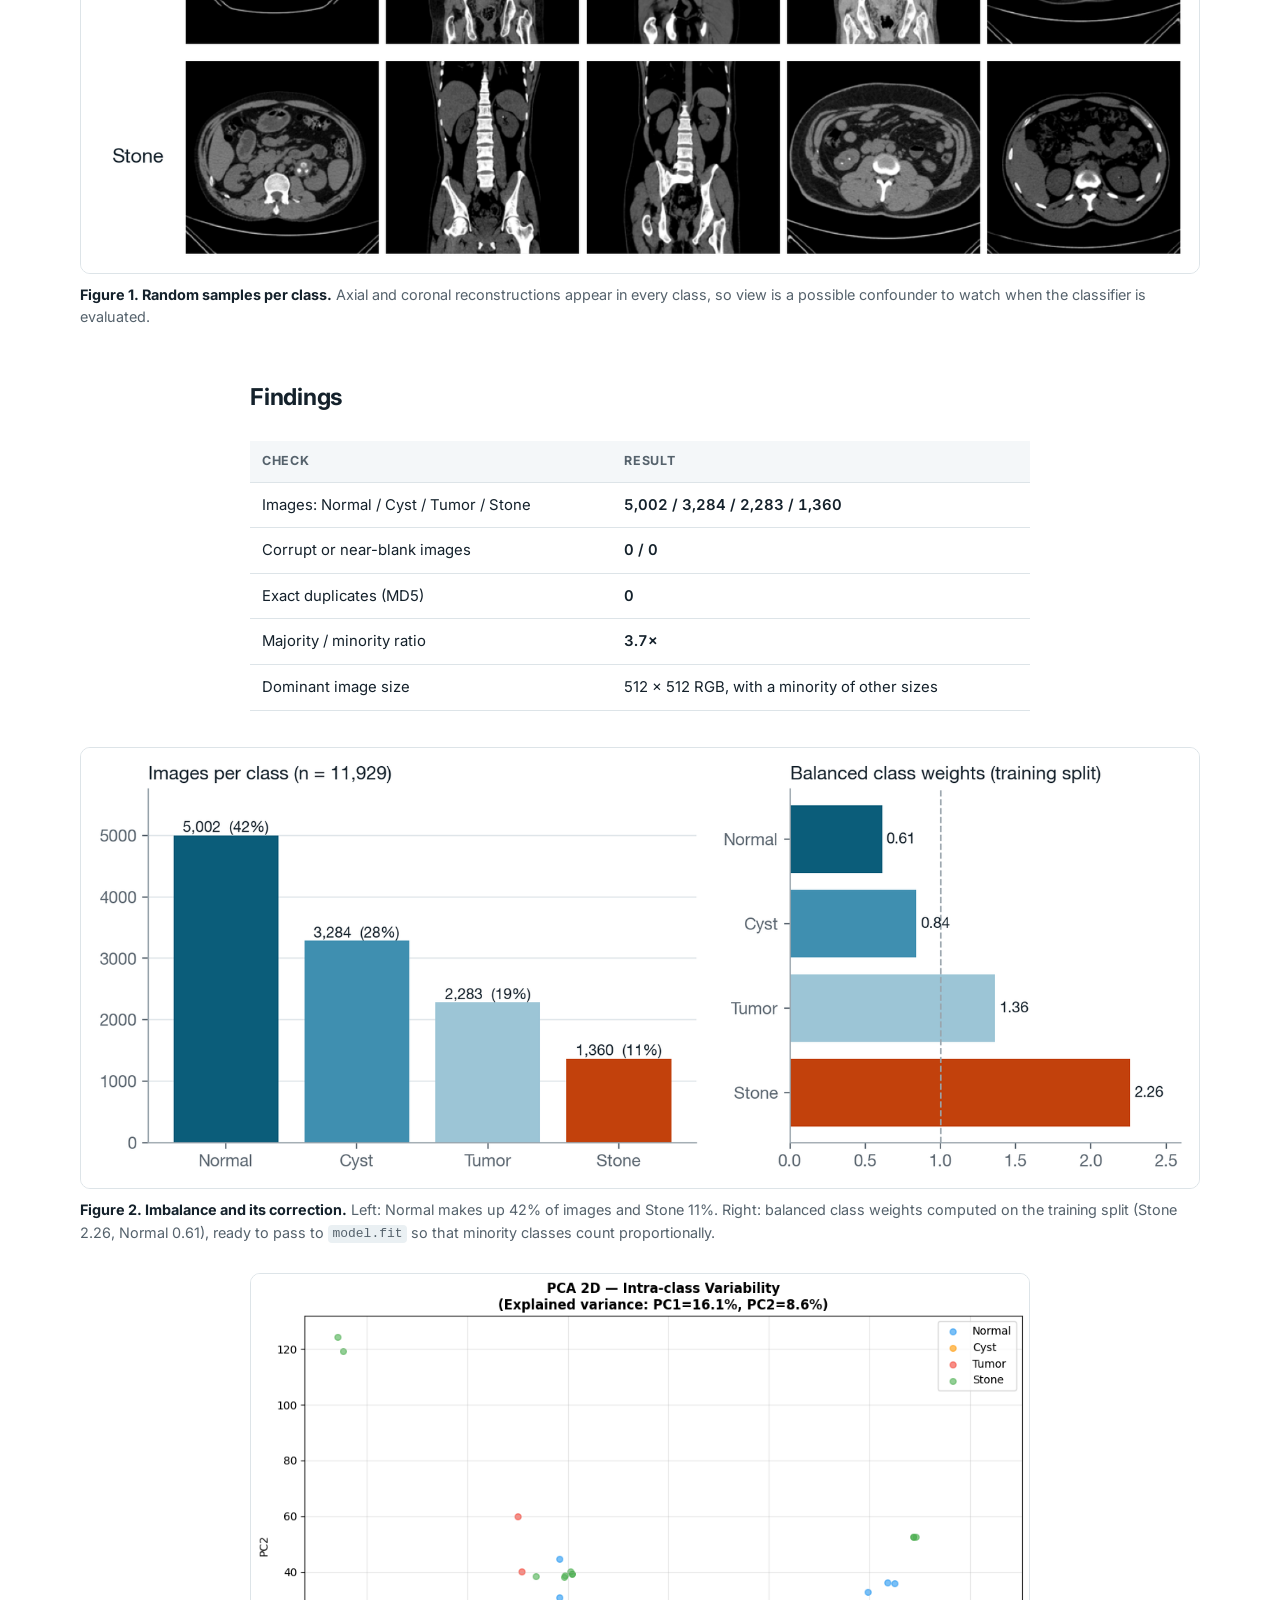
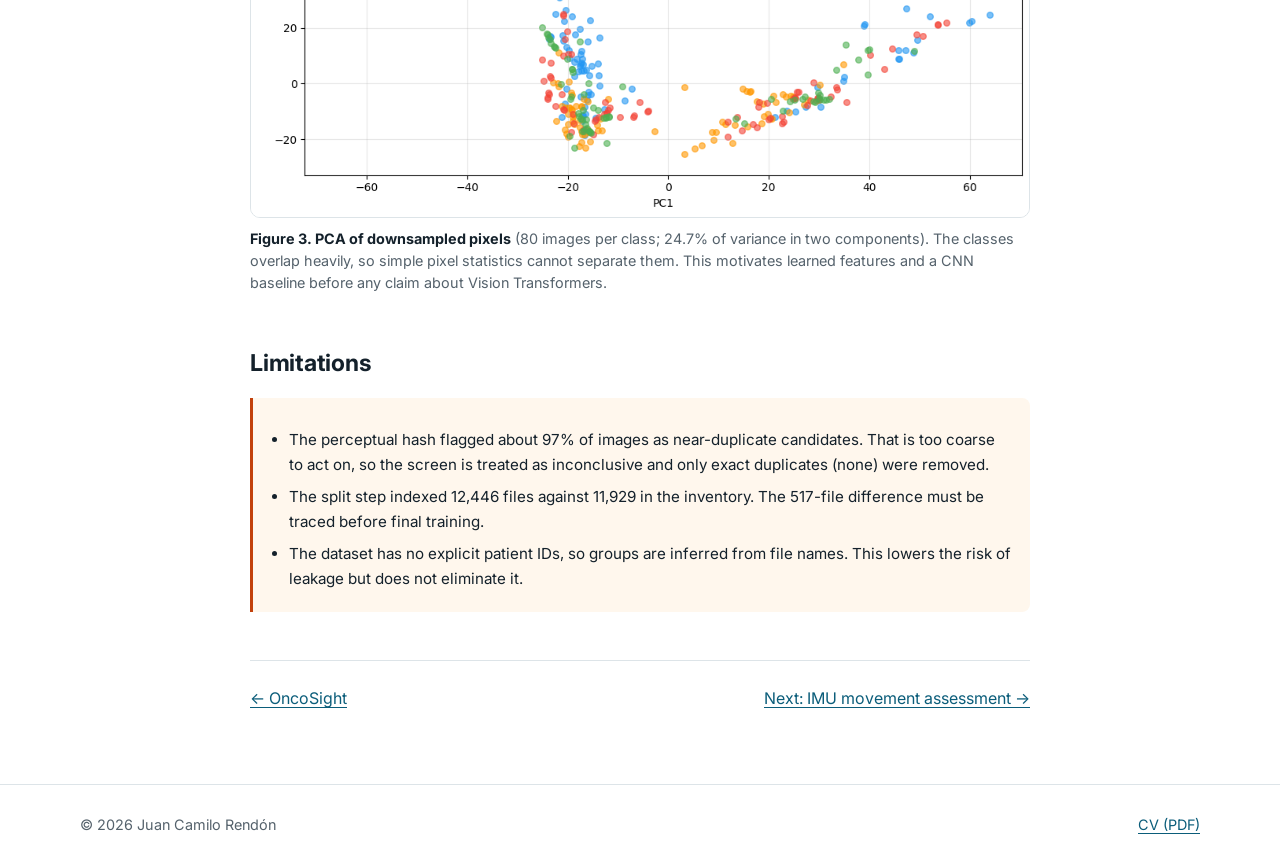
<file: projects/kidney-ct.html>
<!DOCTYPE html>
<html lang="en">
<head>
  <meta charset="UTF-8">
  <meta name="viewport" content="width=device-width, initial-scale=1.0">
  <title>Kidney CT Dataset Audit | Juan Camilo Rendón</title>
  <meta name="description" content="Case study: data-quality audit, duplicate detection and leakage-aware splitting of a 11,929-image kidney CT dataset before classification.">
  <link rel="preconnect" href="https://fonts.googleapis.com">
  <link rel="preconnect" href="https://fonts.gstatic.com" crossorigin>
  <link href="https://fonts.googleapis.com/css2?family=Inter:wght@400;500;600;700;800&display=swap" rel="stylesheet">
  <link rel="stylesheet" href="../css/styles.css">
</head>
<body>
  <a class="skip-link" href="#main">Skip to content</a>
  <header class="site-header">
    <nav class="navbar container" aria-label="Main navigation">
      <a class="logo" href="../index.html">JCR</a>
      <button class="menu-button" type="button" aria-label="Open navigation menu" aria-expanded="false">Menu</button>
      <ul class="nav-links">
        <li><a href="../index.html#projects" aria-current="page">Projects</a></li>
        <li><a href="../index.html#experience">Experience</a></li>
        <li><a href="../index.html#contact">Contact</a></li>
        <li><a class="nav-cv" href="../assets/documents/Juan_Camilo_Rendon_CV.pdf" target="_blank" rel="noopener">CV (PDF)</a></li>
      </ul>
    </nav>
  </header>

  <main id="main">
    <section class="case-hero">
      <div class="container">
        <p class="breadcrumb"><a href="../index.html#projects">← All projects</a></p>
        <p class="eyebrow">Medical imaging · Data quality</p>
        <h1>Kidney CT dataset audit</h1>
        <p class="lead">Before training a Normal / Cyst / Tumor / Stone classifier, I measured what could make its accuracy misleading: duplicates, imbalance, corrupt files and train–test leakage.</p>
        <dl class="case-meta">
          <div><dt>Role</dt><dd>Data audit, split design, loaders</dd></div>
          <div><dt>Context</dt><dd>University of Sydney, BMET5933</dd></div>
          <div><dt>Stack</dt><dd>pandas · scikit-learn · Pillow · tf.data</dd></div>
          <div><dt>Code</dt><dd><a href="https://github.com/jcrendona/biomedical-ai-portfolio/tree/main/03-kidney-ct-eda" target="_blank" rel="noopener">GitHub →</a></dd></div>
        </dl>
      </div>
    </section>

    <div class="case-body narrow">
      <h2>The problem</h2>
      <p>Public CT datasets often produce near-perfect classifiers for the wrong reasons. Slices from the same patient leak across splits, majority classes dominate, and acquisition differences correlate with labels. Without an audit, a later comparison of a CNN and a Vision Transformer would only measure how much each model memorised.</p>

      <h2>My contribution</h2>
      <ul>
        <li>A reproducible inventory of every image: class, size, colour mode and file integrity.</li>
        <li>Per-class pixel-intensity statistics and histograms, plus screening for corrupt and near-blank images.</li>
        <li>Exact-duplicate detection with MD5 hashes and a lightweight perceptual-hash screen for near-duplicates.</li>
        <li>A <strong>group-aware stratified 70/15/15 split</strong>, which infers patient or series groups from file names, with integrity checks (no overlapping IDs, no missing paths) saved to <code>dataset_split.csv</code>.</li>
        <li>Balanced class weights and a <code>tf.data</code> loading and preprocessing pipeline (224 × 224, normalised).</li>
      </ul>

      <figure class="figure wide">
        <img src="../assets/images/projects/kidney_ct_samples.png" alt="Grid of 20 CT images, five per class: Normal, Cyst, Tumor, Stone" loading="lazy">
        <figcaption><strong>Figure 1. Random samples per class.</strong> Axial and coronal reconstructions appear in every class, so view is a possible confounder to watch when the classifier is evaluated.</figcaption>
      </figure>

      <h2>Findings</h2>
      <div class="table-wrap">
        <table class="metric-table">
          <thead><tr><th>Check</th><th>Result</th></tr></thead>
          <tbody>
            <tr><td>Images: Normal / Cyst / Tumor / Stone</td><td class="num">5,002 / 3,284 / 2,283 / 1,360</td></tr>
            <tr><td>Corrupt or near-blank images</td><td class="num">0 / 0</td></tr>
            <tr><td>Exact duplicates (MD5)</td><td class="num">0</td></tr>
            <tr><td>Majority / minority ratio</td><td class="num">3.7×</td></tr>
            <tr><td>Dominant image size</td><td>512 × 512 RGB, with a minority of other sizes</td></tr>
          </tbody>
        </table>
      </div>

      <figure class="figure wide">
        <img src="../assets/images/projects/kidney_class_balance.png" alt="Bar chart of images per class and horizontal bar chart of class weights" loading="lazy">
        <figcaption><strong>Figure 2. Imbalance and its correction.</strong> Left: Normal makes up 42% of images and Stone 11%. Right: balanced class weights computed on the training split (Stone 2.26, Normal 0.61), ready to pass to <code>model.fit</code> so that minority classes count proportionally.</figcaption>
      </figure>

      <figure class="figure">
        <img src="../assets/images/projects/kidney_pca.png" alt="PCA scatter plot of 320 images coloured by class, with heavy overlap" loading="lazy">
        <figcaption><strong>Figure 3. PCA of downsampled pixels</strong> (80 images per class; 24.7% of variance in two components). The classes overlap heavily, so simple pixel statistics cannot separate them. This motivates learned features and a CNN baseline before any claim about Vision Transformers.</figcaption>
      </figure>

      <h2>Limitations</h2>
      <div class="note">
        <ul>
          <li>The perceptual hash flagged about 97% of images as near-duplicate candidates. That is too coarse to act on, so the screen is treated as inconclusive and only exact duplicates (none) were removed.</li>
          <li>The split step indexed 12,446 files against 11,929 in the inventory. The 517-file difference must be traced before final training.</li>
          <li>The dataset has no explicit patient IDs, so groups are inferred from file names. This lowers the risk of leakage but does not eliminate it.</li>
        </ul>
      </div>

      <nav class="case-nav" aria-label="Project navigation">
        <a href="oncosight.html">← OncoSight</a>
        <a href="wearable-imu.html">Next: IMU movement assessment →</a>
      </nav>
    </div>
  </main>

  <footer class="site-footer">
    <div class="container footer-content">
      <p>© <span id="current-year">2026</span> Juan Camilo Rendón</p>
      <p><a href="../assets/documents/Juan_Camilo_Rendon_CV.pdf" target="_blank" rel="noopener">CV (PDF)</a></p>
    </div>
  </footer>
  <script src="../js/main.js"></script>
</body>
</html>
</file>
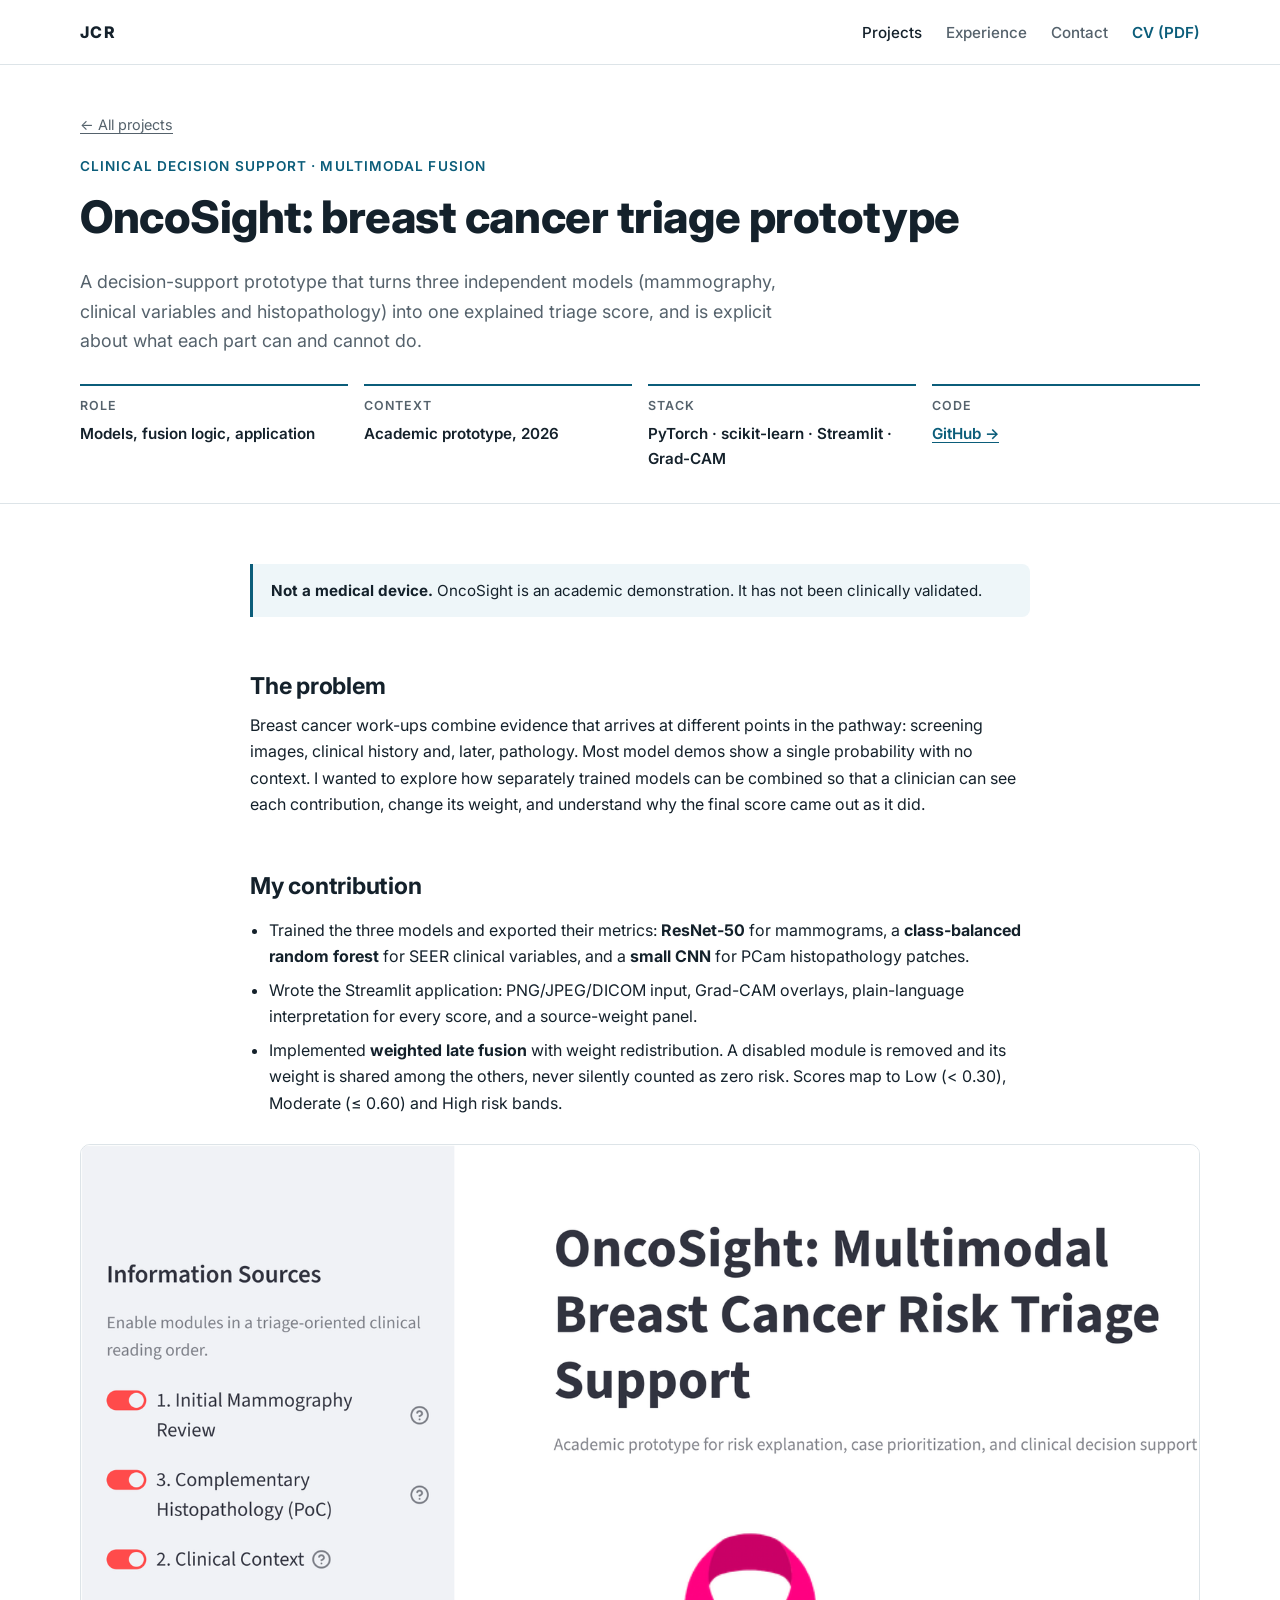
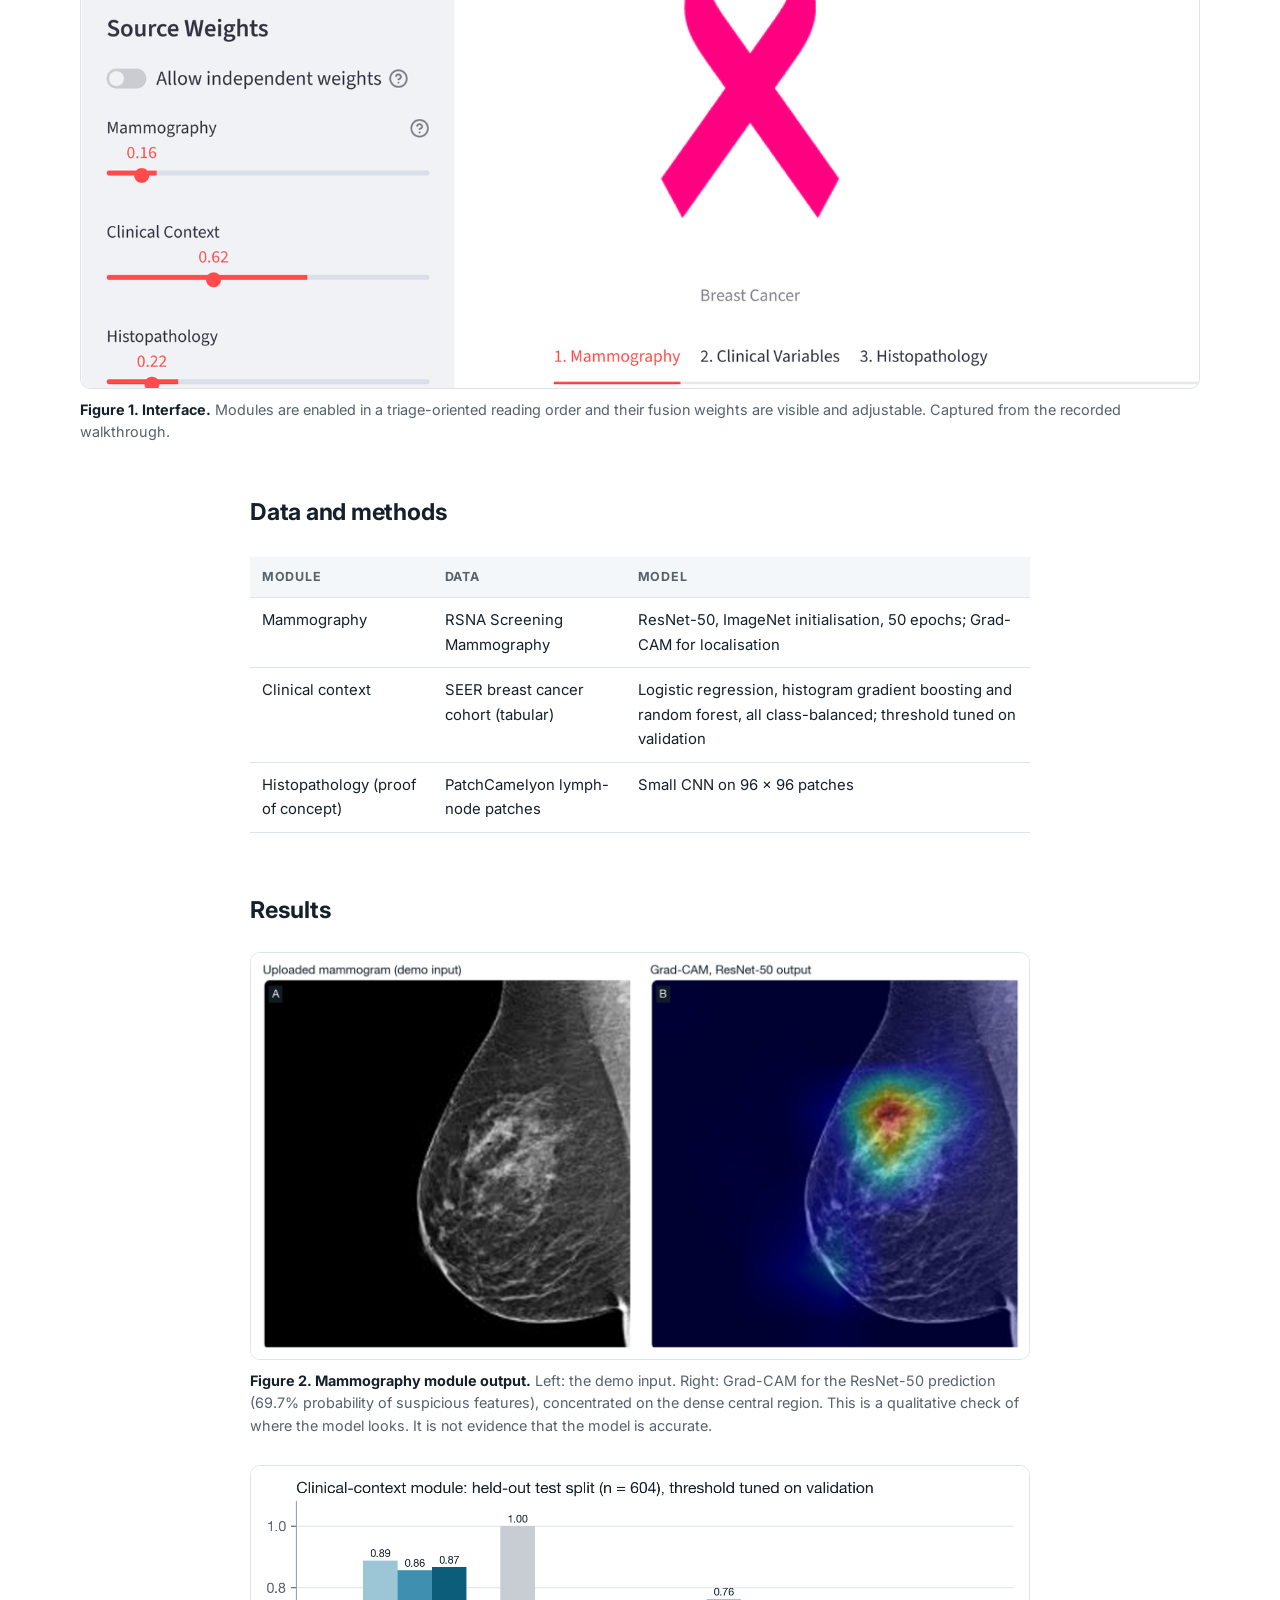
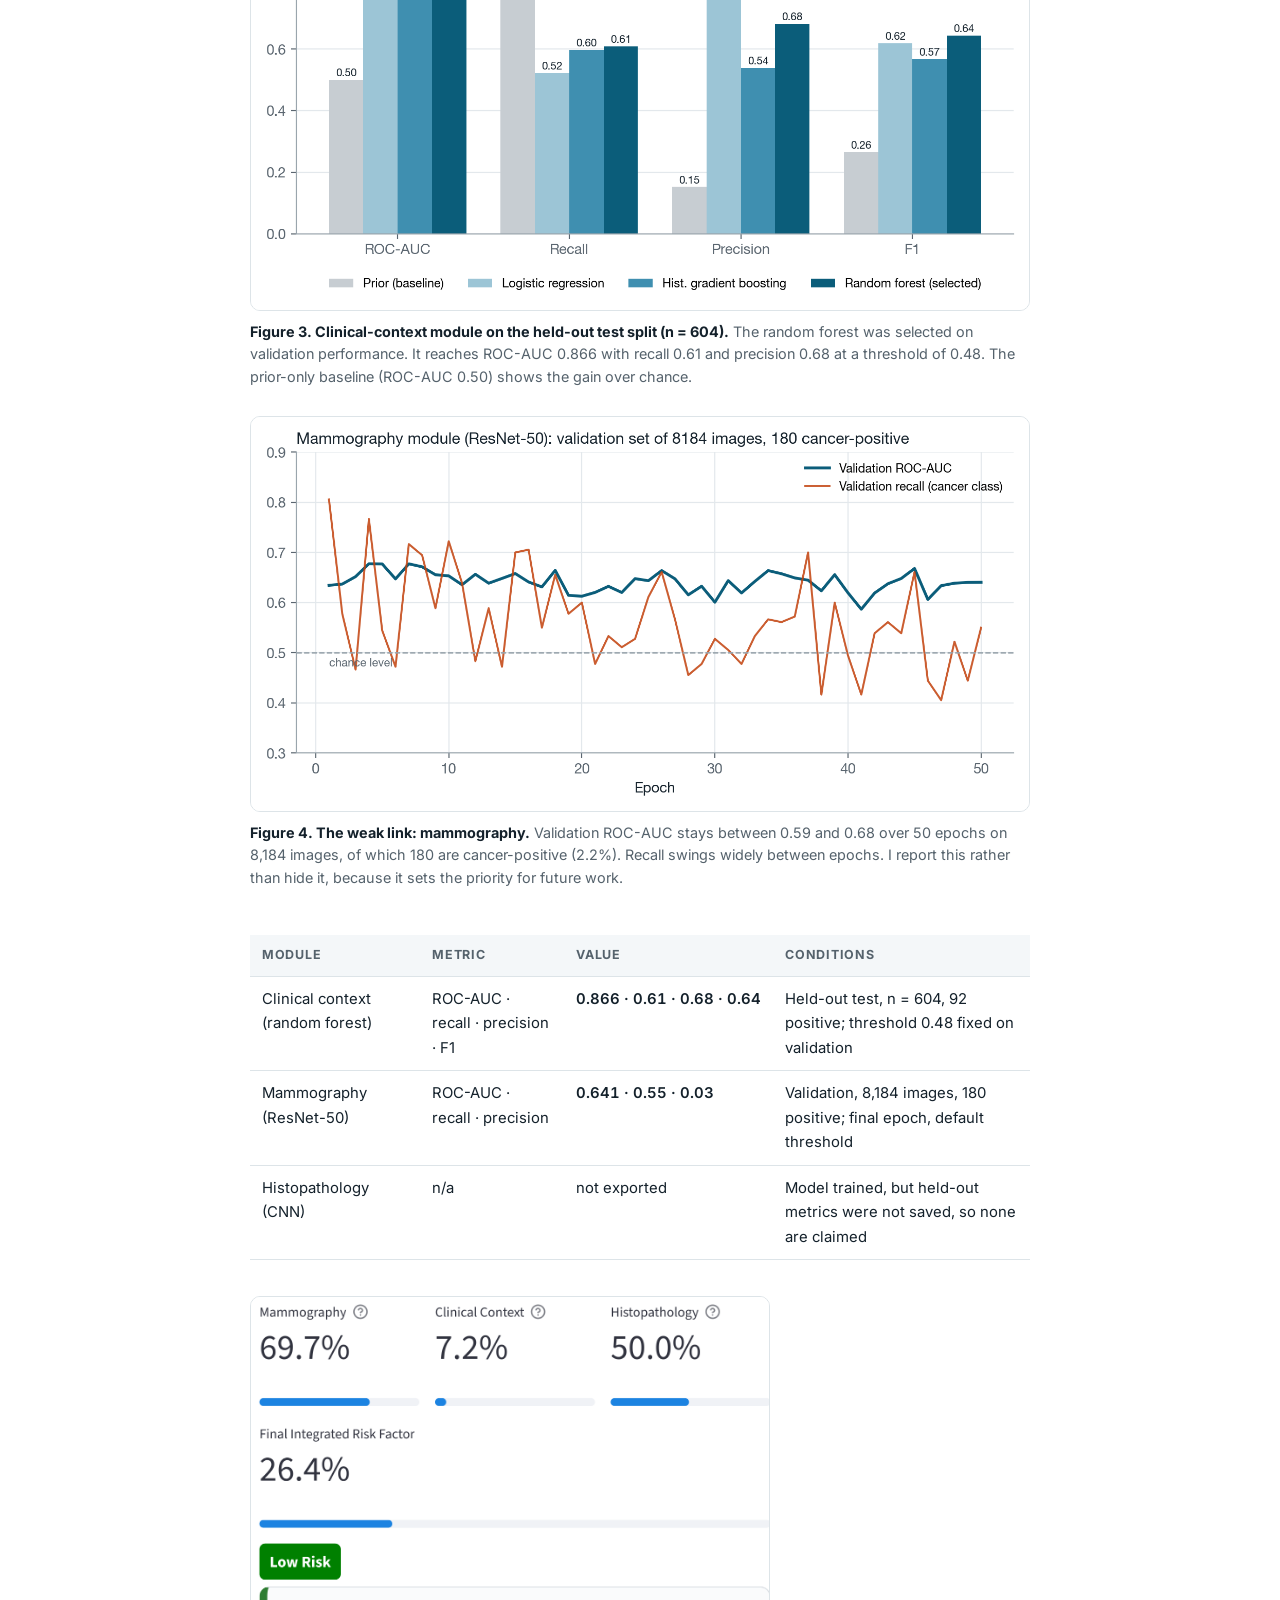
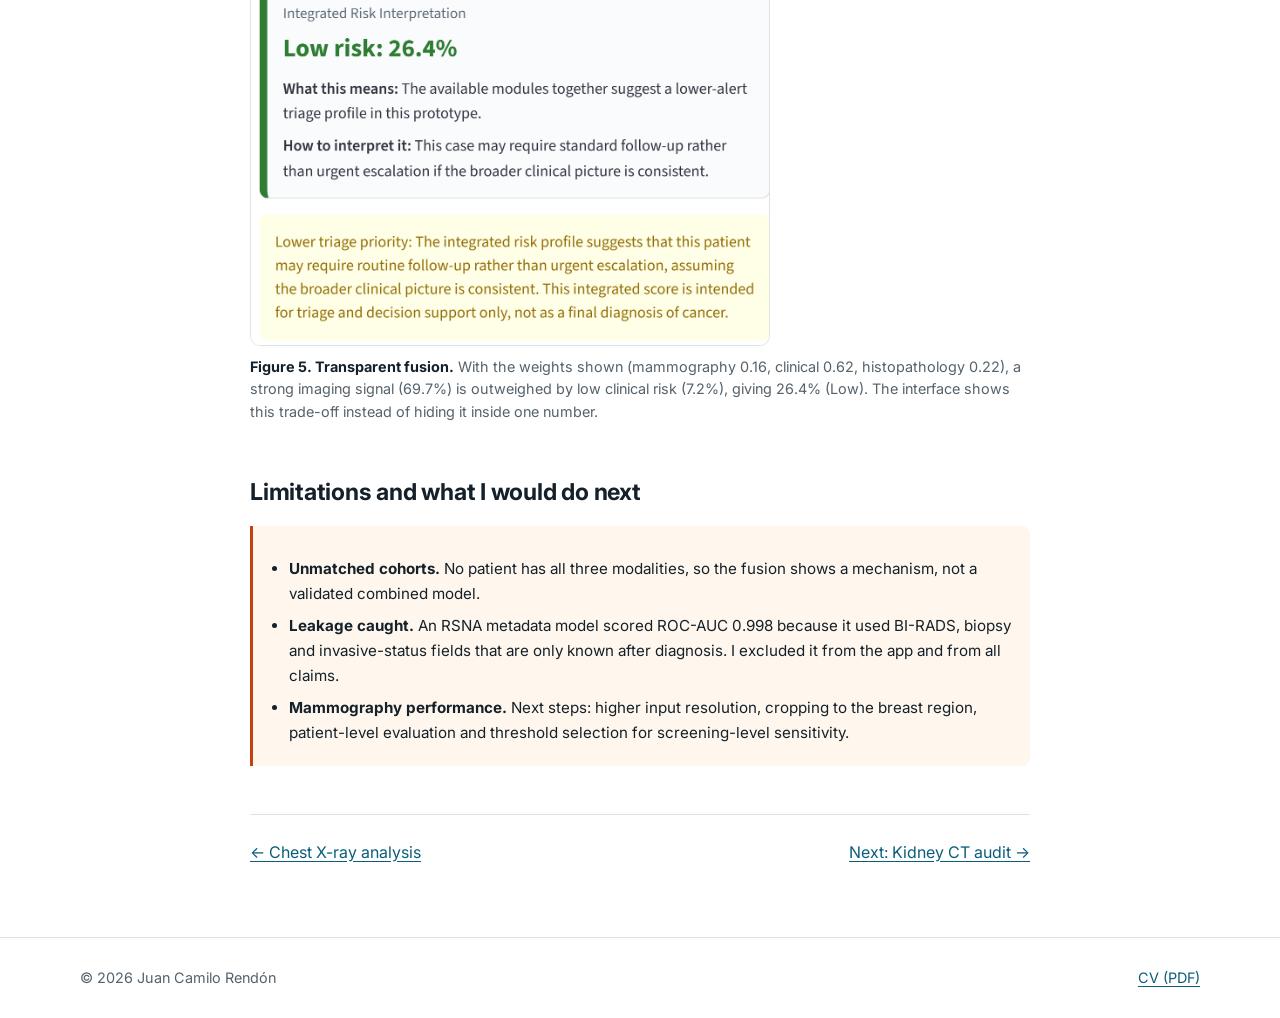
<file: projects/oncosight.html>
<!DOCTYPE html>
<html lang="en">
<head>
  <meta charset="UTF-8">
  <meta name="viewport" content="width=device-width, initial-scale=1.0">
  <title>OncoSight Breast Cancer Triage | Juan Camilo Rendón</title>
  <meta name="description" content="Case study: a multimodal breast cancer triage prototype that fuses mammography, clinical and histopathology models with transparent late fusion.">
  <link rel="preconnect" href="https://fonts.googleapis.com">
  <link rel="preconnect" href="https://fonts.gstatic.com" crossorigin>
  <link href="https://fonts.googleapis.com/css2?family=Inter:wght@400;500;600;700;800&display=swap" rel="stylesheet">
  <link rel="stylesheet" href="../css/styles.css">
</head>
<body>
  <a class="skip-link" href="#main">Skip to content</a>
  <header class="site-header">
    <nav class="navbar container" aria-label="Main navigation">
      <a class="logo" href="../index.html">JCR</a>
      <button class="menu-button" type="button" aria-label="Open navigation menu" aria-expanded="false">Menu</button>
      <ul class="nav-links">
        <li><a href="../index.html#projects" aria-current="page">Projects</a></li>
        <li><a href="../index.html#experience">Experience</a></li>
        <li><a href="../index.html#contact">Contact</a></li>
        <li><a class="nav-cv" href="../assets/documents/Juan_Camilo_Rendon_CV.pdf" target="_blank" rel="noopener">CV (PDF)</a></li>
      </ul>
    </nav>
  </header>

  <main id="main">
    <section class="case-hero">
      <div class="container">
        <p class="breadcrumb"><a href="../index.html#projects">← All projects</a></p>
        <p class="eyebrow">Clinical decision support · Multimodal fusion</p>
        <h1>OncoSight: breast cancer triage prototype</h1>
        <p class="lead">A decision-support prototype that turns three independent models (mammography, clinical variables and histopathology) into one explained triage score, and is explicit about what each part can and cannot do.</p>
        <dl class="case-meta">
          <div><dt>Role</dt><dd>Models, fusion logic, application</dd></div>
          <div><dt>Context</dt><dd>Academic prototype, 2026</dd></div>
          <div><dt>Stack</dt><dd>PyTorch · scikit-learn · Streamlit · Grad-CAM</dd></div>
          <div><dt>Code</dt><dd><a href="https://github.com/jcrendona/biomedical-ai-portfolio/tree/main/02-oncosight-breast-cancer" target="_blank" rel="noopener">GitHub →</a></dd></div>
        </dl>
      </div>
    </section>

    <div class="case-body narrow">
      <div class="note info"><p><strong>Not a medical device.</strong> OncoSight is an academic demonstration. It has not been clinically validated.</p></div>

      <h2>The problem</h2>
      <p>Breast cancer work-ups combine evidence that arrives at different points in the pathway: screening images, clinical history and, later, pathology. Most model demos show a single probability with no context. I wanted to explore how separately trained models can be combined so that a clinician can see each contribution, change its weight, and understand why the final score came out as it did.</p>

      <h2>My contribution</h2>
      <ul>
        <li>Trained the three models and exported their metrics: <strong>ResNet-50</strong> for mammograms, a <strong>class-balanced random forest</strong> for SEER clinical variables, and a <strong>small CNN</strong> for PCam histopathology patches.</li>
        <li>Wrote the Streamlit application: PNG/JPEG/DICOM input, Grad-CAM overlays, plain-language interpretation for every score, and a source-weight panel.</li>
        <li>Implemented <strong>weighted late fusion</strong> with weight redistribution. A disabled module is removed and its weight is shared among the others, never silently counted as zero risk. Scores map to Low (&lt; 0.30), Moderate (≤ 0.60) and High risk bands.</li>
      </ul>

      <figure class="figure wide">
        <img src="../assets/images/projects/oncosight_ui.png" alt="OncoSight interface with source toggles and weight sliders in the sidebar" loading="lazy">
        <figcaption><strong>Figure 1. Interface.</strong> Modules are enabled in a triage-oriented reading order and their fusion weights are visible and adjustable. Captured from the recorded walkthrough.</figcaption>
      </figure>

      <h2>Data and methods</h2>
      <div class="table-wrap">
        <table class="metric-table">
          <thead><tr><th>Module</th><th>Data</th><th>Model</th></tr></thead>
          <tbody>
            <tr><td>Mammography</td><td>RSNA Screening Mammography</td><td>ResNet-50, ImageNet initialisation, 50 epochs; Grad-CAM for localisation</td></tr>
            <tr><td>Clinical context</td><td>SEER breast cancer cohort (tabular)</td><td>Logistic regression, histogram gradient boosting and random forest, all class-balanced; threshold tuned on validation</td></tr>
            <tr><td>Histopathology (proof of concept)</td><td>PatchCamelyon lymph-node patches</td><td>Small CNN on 96 × 96 patches</td></tr>
          </tbody>
        </table>
      </div>

      <h2>Results</h2>
      <figure class="figure">
        <img src="../assets/images/projects/oncosight_gradcam.png" alt="Mammogram and Grad-CAM heatmap side by side" loading="lazy">
        <figcaption><strong>Figure 2. Mammography module output.</strong> Left: the demo input. Right: Grad-CAM for the ResNet-50 prediction (69.7% probability of suspicious features), concentrated on the dense central region. This is a qualitative check of where the model looks. It is not evidence that the model is accurate.</figcaption>
      </figure>

      <figure class="figure">
        <img src="../assets/images/projects/seer_model_comparison.png" alt="Grouped bar chart of ROC-AUC, recall, precision and F1 for four clinical models" loading="lazy">
        <figcaption><strong>Figure 3. Clinical-context module on the held-out test split (n = 604).</strong> The random forest was selected on validation performance. It reaches ROC-AUC 0.866 with recall 0.61 and precision 0.68 at a threshold of 0.48. The prior-only baseline (ROC-AUC 0.50) shows the gain over chance.</figcaption>
      </figure>

      <figure class="figure">
        <img src="../assets/images/projects/rsna_resnet50_history.png" alt="Line chart of validation ROC-AUC and recall across 50 epochs" loading="lazy">
        <figcaption><strong>Figure 4. The weak link: mammography.</strong> Validation ROC-AUC stays between 0.59 and 0.68 over 50 epochs on 8,184 images, of which 180 are cancer-positive (2.2%). Recall swings widely between epochs. I report this rather than hide it, because it sets the priority for future work.</figcaption>
      </figure>

      <div class="table-wrap">
        <table class="metric-table">
          <thead><tr><th>Module</th><th>Metric</th><th>Value</th><th>Conditions</th></tr></thead>
          <tbody>
            <tr><td>Clinical context (random forest)</td><td>ROC-AUC · recall · precision · F1</td><td class="num">0.866 · 0.61 · 0.68 · 0.64</td><td>Held-out test, n = 604, 92 positive; threshold 0.48 fixed on validation</td></tr>
            <tr><td>Mammography (ResNet-50)</td><td>ROC-AUC · recall · precision</td><td class="num">0.641 · 0.55 · 0.03</td><td>Validation, 8,184 images, 180 positive; final epoch, default threshold</td></tr>
            <tr><td>Histopathology (CNN)</td><td>n/a</td><td>not exported</td><td>Model trained, but held-out metrics were not saved, so none are claimed</td></tr>
          </tbody>
        </table>
      </div>

      <figure class="figure">
        <img src="../assets/images/projects/oncosight_fusion_summary.png" alt="Integrated triage summary showing three module probabilities and a final score of 26.4 percent, low risk" loading="lazy" style="max-width:520px">
        <figcaption><strong>Figure 5. Transparent fusion.</strong> With the weights shown (mammography 0.16, clinical 0.62, histopathology 0.22), a strong imaging signal (69.7%) is outweighed by low clinical risk (7.2%), giving 26.4% (Low). The interface shows this trade-off instead of hiding it inside one number.</figcaption>
      </figure>

      <h2>Limitations and what I would do next</h2>
      <div class="note">
        <ul>
          <li><strong>Unmatched cohorts.</strong> No patient has all three modalities, so the fusion shows a mechanism, not a validated combined model.</li>
          <li><strong>Leakage caught.</strong> An RSNA metadata model scored ROC-AUC 0.998 because it used BI-RADS, biopsy and invasive-status fields that are only known after diagnosis. I excluded it from the app and from all claims.</li>
          <li><strong>Mammography performance.</strong> Next steps: higher input resolution, cropping to the breast region, patient-level evaluation and threshold selection for screening-level sensitivity.</li>
        </ul>
      </div>

      <nav class="case-nav" aria-label="Project navigation">
        <a href="chest-xray.html">← Chest X-ray analysis</a>
        <a href="kidney-ct.html">Next: Kidney CT audit →</a>
      </nav>
    </div>
  </main>

  <footer class="site-footer">
    <div class="container footer-content">
      <p>© <span id="current-year">2026</span> Juan Camilo Rendón</p>
      <p><a href="../assets/documents/Juan_Camilo_Rendon_CV.pdf" target="_blank" rel="noopener">CV (PDF)</a></p>
    </div>
  </footer>
  <script src="../js/main.js"></script>
</body>
</html>
</file>
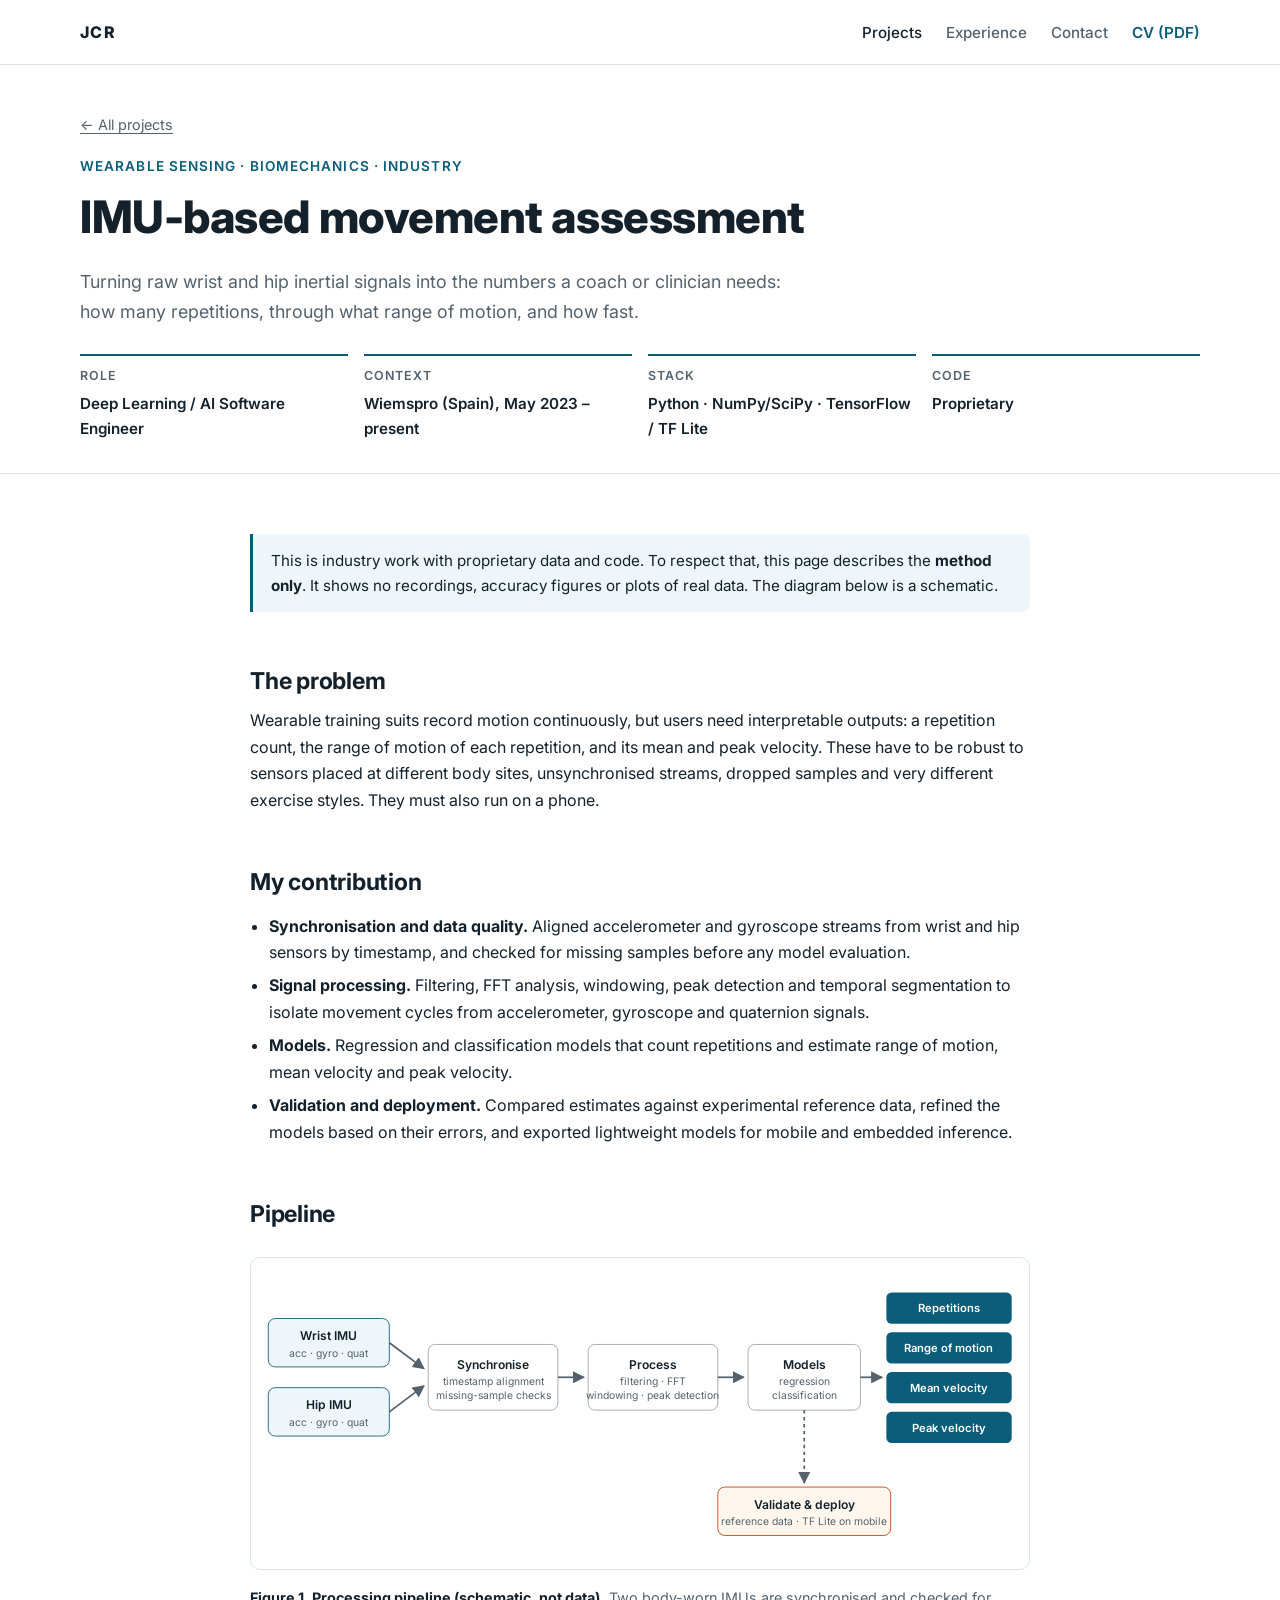
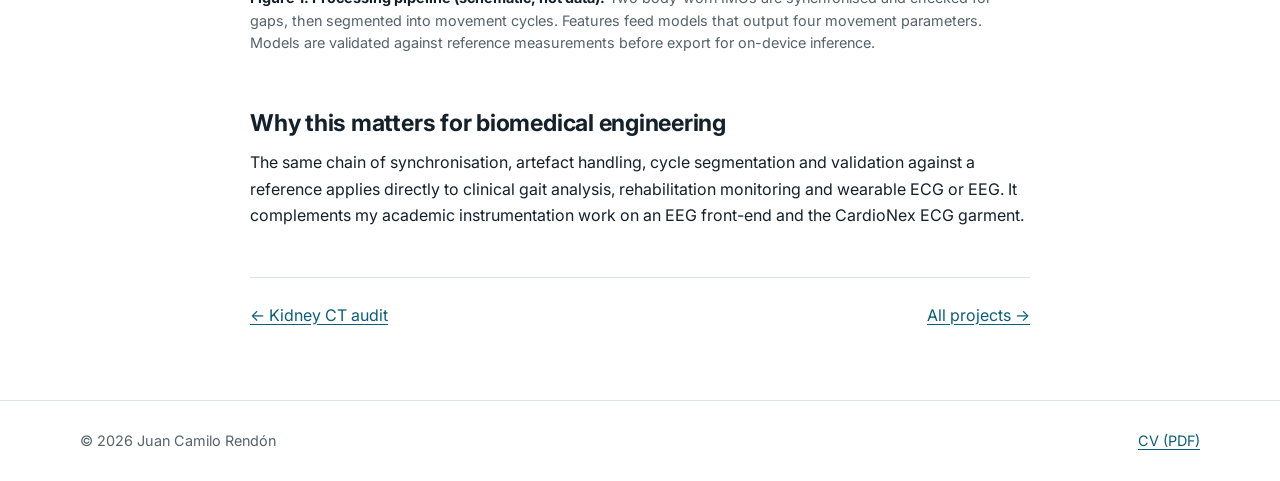
<file: projects/wearable-imu.html>
<!DOCTYPE html>
<html lang="en">
<head>
  <meta charset="UTF-8">
  <meta name="viewport" content="width=device-width, initial-scale=1.0">
  <title>IMU Movement Assessment | Juan Camilo Rendón</title>
  <meta name="description" content="Case study: signal-processing and machine-learning pipelines that estimate repetitions, range of motion and velocity from wearable inertial sensors.">
  <link rel="preconnect" href="https://fonts.googleapis.com">
  <link rel="preconnect" href="https://fonts.gstatic.com" crossorigin>
  <link href="https://fonts.googleapis.com/css2?family=Inter:wght@400;500;600;700;800&display=swap" rel="stylesheet">
  <link rel="stylesheet" href="../css/styles.css">
</head>
<body>
  <a class="skip-link" href="#main">Skip to content</a>
  <header class="site-header">
    <nav class="navbar container" aria-label="Main navigation">
      <a class="logo" href="../index.html">JCR</a>
      <button class="menu-button" type="button" aria-label="Open navigation menu" aria-expanded="false">Menu</button>
      <ul class="nav-links">
        <li><a href="../index.html#projects" aria-current="page">Projects</a></li>
        <li><a href="../index.html#experience">Experience</a></li>
        <li><a href="../index.html#contact">Contact</a></li>
        <li><a class="nav-cv" href="../assets/documents/Juan_Camilo_Rendon_CV.pdf" target="_blank" rel="noopener">CV (PDF)</a></li>
      </ul>
    </nav>
  </header>

  <main id="main">
    <section class="case-hero">
      <div class="container">
        <p class="breadcrumb"><a href="../index.html#projects">← All projects</a></p>
        <p class="eyebrow">Wearable sensing · Biomechanics · Industry</p>
        <h1>IMU-based movement assessment</h1>
        <p class="lead">Turning raw wrist and hip inertial signals into the numbers a coach or clinician needs: how many repetitions, through what range of motion, and how fast.</p>
        <dl class="case-meta">
          <div><dt>Role</dt><dd>Deep Learning / AI Software Engineer</dd></div>
          <div><dt>Context</dt><dd>Wiemspro (Spain), May 2023 – present</dd></div>
          <div><dt>Stack</dt><dd>Python · NumPy/SciPy · TensorFlow / TF Lite</dd></div>
          <div><dt>Code</dt><dd>Proprietary</dd></div>
        </dl>
      </div>
    </section>

    <div class="case-body narrow">
      <div class="note info"><p>This is industry work with proprietary data and code. To respect that, this page describes the <strong>method only</strong>. It shows no recordings, accuracy figures or plots of real data. The diagram below is a schematic.</p></div>

      <h2>The problem</h2>
      <p>Wearable training suits record motion continuously, but users need interpretable outputs: a repetition count, the range of motion of each repetition, and its mean and peak velocity. These have to be robust to sensors placed at different body sites, unsynchronised streams, dropped samples and very different exercise styles. They must also run on a phone.</p>

      <h2>My contribution</h2>
      <ul>
        <li><strong>Synchronisation and data quality.</strong> Aligned accelerometer and gyroscope streams from wrist and hip sensors by timestamp, and checked for missing samples before any model evaluation.</li>
        <li><strong>Signal processing.</strong> Filtering, FFT analysis, windowing, peak detection and temporal segmentation to isolate movement cycles from accelerometer, gyroscope and quaternion signals.</li>
        <li><strong>Models.</strong> Regression and classification models that count repetitions and estimate range of motion, mean velocity and peak velocity.</li>
        <li><strong>Validation and deployment.</strong> Compared estimates against experimental reference data, refined the models based on their errors, and exported lightweight models for mobile and embedded inference.</li>
      </ul>

      <h2>Pipeline</h2>
      <figure class="figure">
        <svg class="pipeline-svg" viewBox="0 0 900 360" role="img" aria-label="Pipeline schematic: wrist and hip IMUs, timestamp alignment and gap checks, filtering and segmentation, features and models, outputs of repetitions, range of motion, mean and peak velocity, then on-device inference">
          <defs>
            <marker id="arr" viewBox="0 0 10 10" refX="9" refY="5" markerWidth="7" markerHeight="7" orient="auto"><path d="M0 0 L10 5 L0 10z" fill="#55626c"/></marker>
          </defs>
          <g font-family="Inter, Arial, sans-serif" font-size="14" fill="#14212b">
            <rect x="20" y="70" width="140" height="56" rx="8" fill="#eef6f9" stroke="#0b5d7a"/>
            <text x="90" y="95" text-anchor="middle" font-weight="600">Wrist IMU</text>
            <text x="90" y="114" text-anchor="middle" font-size="12" fill="#55626c">acc · gyro · quat</text>
            <rect x="20" y="150" width="140" height="56" rx="8" fill="#eef6f9" stroke="#0b5d7a"/>
            <text x="90" y="175" text-anchor="middle" font-weight="600">Hip IMU</text>
            <text x="90" y="194" text-anchor="middle" font-size="12" fill="#55626c">acc · gyro · quat</text>

            <path d="M160 98 L200 128" stroke="#55626c" stroke-width="2" marker-end="url(#arr)"/>
            <path d="M160 178 L200 148" stroke="#55626c" stroke-width="2" marker-end="url(#arr)"/>

            <rect x="205" y="100" width="150" height="76" rx="8" fill="#fff" stroke="#9aa5ad"/>
            <text x="280" y="128" text-anchor="middle" font-weight="600">Synchronise</text>
            <text x="280" y="147" text-anchor="middle" font-size="12" fill="#55626c">timestamp alignment</text>
            <text x="280" y="163" text-anchor="middle" font-size="12" fill="#55626c">missing-sample checks</text>

            <path d="M355 138 h30" stroke="#55626c" stroke-width="2" marker-end="url(#arr)"/>
            <rect x="390" y="100" width="150" height="76" rx="8" fill="#fff" stroke="#9aa5ad"/>
            <text x="465" y="128" text-anchor="middle" font-weight="600">Process</text>
            <text x="465" y="147" text-anchor="middle" font-size="12" fill="#55626c">filtering · FFT</text>
            <text x="465" y="163" text-anchor="middle" font-size="12" fill="#55626c">windowing · peak detection</text>

            <path d="M540 138 h30" stroke="#55626c" stroke-width="2" marker-end="url(#arr)"/>
            <rect x="575" y="100" width="130" height="76" rx="8" fill="#fff" stroke="#9aa5ad"/>
            <text x="640" y="128" text-anchor="middle" font-weight="600">Models</text>
            <text x="640" y="147" text-anchor="middle" font-size="12" fill="#55626c">regression</text>
            <text x="640" y="163" text-anchor="middle" font-size="12" fill="#55626c">classification</text>

            <path d="M705 138 h25" stroke="#55626c" stroke-width="2" marker-end="url(#arr)"/>
            <g font-size="13" font-weight="600">
              <rect x="735" y="40" width="145" height="36" rx="6" fill="#0b5d7a"/><text x="807" y="63" text-anchor="middle" fill="#fff">Repetitions</text>
              <rect x="735" y="86" width="145" height="36" rx="6" fill="#0b5d7a"/><text x="807" y="109" text-anchor="middle" fill="#fff">Range of motion</text>
              <rect x="735" y="132" width="145" height="36" rx="6" fill="#0b5d7a"/><text x="807" y="155" text-anchor="middle" fill="#fff">Mean velocity</text>
              <rect x="735" y="178" width="145" height="36" rx="6" fill="#0b5d7a"/><text x="807" y="201" text-anchor="middle" fill="#fff">Peak velocity</text>
            </g>

            <path d="M640 176 v84" stroke="#55626c" stroke-width="2" stroke-dasharray="4 4" marker-end="url(#arr)"/>
            <rect x="540" y="265" width="200" height="56" rx="8" fill="#fff7ed" stroke="#c2410c"/>
            <text x="640" y="290" text-anchor="middle" font-weight="600">Validate &amp; deploy</text>
            <text x="640" y="309" text-anchor="middle" font-size="12" fill="#55626c">reference data · TF Lite on mobile</text>
          </g>
        </svg>
        <figcaption><strong>Figure 1. Processing pipeline (schematic, not data).</strong> Two body-worn IMUs are synchronised and checked for gaps, then segmented into movement cycles. Features feed models that output four movement parameters. Models are validated against reference measurements before export for on-device inference.</figcaption>
      </figure>

      <h2>Why this matters for biomedical engineering</h2>
      <p>The same chain of synchronisation, artefact handling, cycle segmentation and validation against a reference applies directly to clinical gait analysis, rehabilitation monitoring and wearable ECG or EEG. It complements my academic instrumentation work on an EEG front-end and the CardioNex ECG garment.</p>

      <nav class="case-nav" aria-label="Project navigation">
        <a href="kidney-ct.html">← Kidney CT audit</a>
        <a href="../index.html#projects">All projects →</a>
      </nav>
    </div>
  </main>

  <footer class="site-footer">
    <div class="container footer-content">
      <p>© <span id="current-year">2026</span> Juan Camilo Rendón</p>
      <p><a href="../assets/documents/Juan_Camilo_Rendon_CV.pdf" target="_blank" rel="noopener">CV (PDF)</a></p>
    </div>
  </footer>
  <script src="../js/main.js"></script>
</body>
</html>
</file>
<file: css/styles.css>
/* Portfolio — Juan Camilo Rendón
   Sober, readable, mobile-first. */

:root {
  --bg: #ffffff;
  --surface: #f4f7f9;
  --surface-2: #eaf0f3;
  --ink: #14212b;
  --muted: #55626c;
  --line: #dde4e8;
  --primary: #0b5d7a;
  --primary-ink: #ffffff;
  --primary-dark: #08465c;
  --accent: #c2410c;
  --dark: #0d1b24;
  --radius: 12px;
  --max: 1120px;
  --shadow: 0 1px 2px rgba(20, 33, 43, 0.06), 0 8px 24px rgba(20, 33, 43, 0.06);
  --font: "Inter", -apple-system, BlinkMacSystemFont, "Segoe UI", Roboto, sans-serif;
  --mono: ui-monospace, "SF Mono", Menlo, Consolas, monospace;
}

*, *::before, *::after { box-sizing: border-box; }
html { scroll-behavior: smooth; -webkit-text-size-adjust: 100%; }
body {
  margin: 0;
  background: var(--bg);
  color: var(--ink);
  font-family: var(--font);
  font-size: 1rem;
  line-height: 1.65;
}
img { display: block; max-width: 100%; height: auto; }
a { color: var(--primary); text-underline-offset: 3px; }
a:hover { color: var(--primary-dark); }
:focus-visible { outline: 3px solid #38bdf8; outline-offset: 2px; border-radius: 4px; }
h1, h2, h3, h4 { line-height: 1.2; margin: 0 0 0.5em; letter-spacing: -0.01em; }
p { margin: 0 0 1em; }
code { font-family: var(--mono); font-size: 0.9em; background: var(--surface-2); padding: 0.1em 0.35em; border-radius: 4px; }

.container { width: min(100% - 32px, var(--max)); margin-inline: auto; }
.narrow { width: min(100% - 32px, 780px); margin-inline: auto; }
.skip-link { position: absolute; left: -999px; top: 8px; background: var(--ink); color: #fff; padding: 8px 12px; z-index: 100; }
.skip-link:focus { left: 8px; }

/* ---------- header ---------- */
.site-header {
  position: sticky; top: 0; z-index: 20;
  background: rgba(255, 255, 255, 0.94);
  backdrop-filter: blur(10px);
  border-bottom: 1px solid var(--line);
}
.navbar { min-height: 64px; display: flex; align-items: center; justify-content: space-between; gap: 16px; }
.logo { color: var(--ink); font-weight: 800; letter-spacing: 0.08em; text-decoration: none; }
.nav-links { display: flex; gap: 24px; list-style: none; margin: 0; padding: 0; }
.nav-links a { color: var(--muted); text-decoration: none; font-weight: 500; font-size: 0.95rem; }
.nav-links a:hover, .nav-links a[aria-current="page"] { color: var(--ink); }
.nav-links .nav-cv { color: var(--primary); font-weight: 600; }
.menu-button { display: none; border: 1px solid var(--line); background: #fff; border-radius: 8px; padding: 6px 12px; font: inherit; color: var(--ink); cursor: pointer; }

/* ---------- buttons ---------- */
.button {
  display: inline-flex; align-items: center; gap: 8px;
  padding: 11px 18px; border-radius: 8px; font-weight: 600; font-size: 0.95rem;
  text-decoration: none; border: 1px solid transparent; transition: background 0.15s, border-color 0.15s;
}
.button.primary { background: var(--primary); color: var(--primary-ink); }
.button.primary:hover { background: var(--primary-dark); color: #fff; }
.button.secondary { border-color: var(--line); color: var(--ink); background: #fff; }
.button.secondary:hover { border-color: var(--primary); color: var(--primary); }

/* ---------- hero ---------- */
.hero { padding: 72px 0 56px; border-bottom: 1px solid var(--line); }
.hero-grid { display: grid; grid-template-columns: 1.5fr 1fr; gap: 56px; align-items: center; }
.eyebrow { color: var(--primary); font-weight: 600; font-size: 0.85rem; letter-spacing: 0.08em; text-transform: uppercase; margin-bottom: 14px; }
.hero h1 { font-size: clamp(2.2rem, 5vw, 3.4rem); font-weight: 800; margin-bottom: 12px; }
.hero .role { font-size: clamp(1.15rem, 2.4vw, 1.45rem); font-weight: 500; color: var(--muted); margin-bottom: 22px; }
.hero-lead { font-size: 1.08rem; max-width: 60ch; }
.hero-actions { display: flex; flex-wrap: wrap; gap: 12px; margin: 28px 0 22px; }
.social-links { display: flex; flex-wrap: wrap; gap: 6px 20px; font-size: 0.95rem; }
.social-links a { color: var(--muted); }
.hero-photo { border-radius: 16px; overflow: hidden; box-shadow: var(--shadow); aspect-ratio: 1; max-width: 380px; justify-self: end; }
.hero-photo img { width: 100%; height: 100%; object-fit: cover; }

.facts { display: grid; grid-template-columns: repeat(4, 1fr); gap: 0; margin-top: 48px; border: 1px solid var(--line); border-radius: var(--radius); overflow: hidden; }
.fact { padding: 18px 20px; border-right: 1px solid var(--line); }
.fact:last-child { border-right: 0; }
.fact strong { display: block; font-size: 1.05rem; }
.fact span { color: var(--muted); font-size: 0.88rem; }

/* ---------- sections ---------- */
.section { padding: 72px 0; }
.section-muted { background: var(--surface); }
.section-label { color: var(--primary); font-weight: 600; font-size: 0.8rem; letter-spacing: 0.1em; text-transform: uppercase; margin-bottom: 8px; }
.section h2 { font-size: clamp(1.6rem, 3vw, 2.1rem); }
.section-intro { color: var(--muted); max-width: 68ch; margin-bottom: 32px; }

/* ---------- project cards ---------- */
.filters { display: flex; flex-wrap: wrap; gap: 8px; margin-bottom: 24px; }
.filter {
  border: 1px solid var(--line); background: #fff; color: var(--muted);
  border-radius: 999px; padding: 6px 14px; font: inherit; font-size: 0.88rem; cursor: pointer;
}
.filter[aria-pressed="true"] { background: var(--ink); color: #fff; border-color: var(--ink); }
.project-grid { display: grid; grid-template-columns: repeat(2, 1fr); gap: 24px; }
.project-card {
  position: relative; display: flex; flex-direction: column; background: #fff; border: 1px solid var(--line);
  border-radius: var(--radius); overflow: hidden; box-shadow: var(--shadow); transition: transform 0.15s, box-shadow 0.15s;
}
.project-card:hover { transform: translateY(-2px); box-shadow: 0 2px 4px rgba(20,33,43,.06), 0 14px 32px rgba(20,33,43,.10); }
.project-card[hidden] { display: none; }
.project-media { aspect-ratio: 16 / 10; background: var(--dark); overflow: hidden; }
.project-media img, .project-media svg { width: 100%; height: 100%; object-fit: cover; }
.project-body { padding: 22px 22px 24px; display: flex; flex-direction: column; flex: 1; }
.project-tags { display: flex; flex-wrap: wrap; gap: 6px; margin-bottom: 12px; }
.tag { font-size: 0.75rem; font-weight: 600; color: var(--primary); background: #e6f1f5; border-radius: 4px; padding: 2px 8px; }
.project-card h3 { font-size: 1.2rem; }
.project-card h3 a { color: var(--ink); text-decoration: none; }
.project-card h3 a::after { content: ""; position: absolute; inset: 0; }
.project-card p { color: var(--muted); font-size: 0.95rem; }
.key-result { margin-top: auto; border-top: 1px solid var(--line); padding-top: 14px; }
.key-result strong { display: block; font-size: 1.5rem; color: var(--ink); font-weight: 700; line-height: 1.2; }
.key-result span { font-size: 0.82rem; color: var(--muted); }
.card-link { font-weight: 600; font-size: 0.92rem; margin-top: 14px; color: var(--primary); }

/* ---------- compact lists ---------- */
.mini-grid { display: grid; grid-template-columns: repeat(4, 1fr); gap: 20px; }
.mini { border: 1px solid var(--line); border-radius: var(--radius); padding: 20px; background: #fff; }
.mini h3 { font-size: 1.02rem; }
.mini p { color: var(--muted); font-size: 0.93rem; margin: 0; }
.mini .meta { font-size: 0.8rem; color: var(--primary); font-weight: 600; margin-bottom: 6px; display: block; }

/* ---------- timeline ---------- */
.timeline { list-style: none; margin: 0; padding: 0; border-left: 2px solid var(--line); }
.timeline li { position: relative; padding: 0 0 28px 24px; }
.timeline li::before { content: ""; position: absolute; left: -7px; top: 6px; width: 12px; height: 12px; border-radius: 50%; background: #fff; border: 2px solid var(--primary); }
.timeline .when { font-size: 0.85rem; color: var(--muted); }
.timeline h3 { font-size: 1.05rem; margin: 2px 0 4px; }
.timeline p { color: var(--muted); font-size: 0.95rem; margin: 0; }
.two-col { display: grid; grid-template-columns: 1fr 1fr; gap: 48px; }

/* ---------- skills ---------- */
.skill-groups { display: grid; grid-template-columns: repeat(4, 1fr); gap: 20px; }
.skill-groups h3 { font-size: 0.95rem; margin-bottom: 8px; }
.skill-groups ul { list-style: none; margin: 0; padding: 0; color: var(--muted); font-size: 0.93rem; }
.skill-groups li { padding: 3px 0; }

/* ---------- callout / contact ---------- */
.callout { display: flex; align-items: center; justify-content: space-between; gap: 32px; padding: 36px; border-radius: 16px; background: var(--dark); color: #e6edf1; }
.callout h2 { color: #fff; }
.callout p { color: #b8c6cf; margin: 0; }
.callout .section-label { color: #7dd3fc; }
.callout-actions { display: flex; flex-wrap: wrap; gap: 12px; flex-shrink: 0; }
.callout .button.secondary { background: transparent; color: #fff; border-color: #3b5261; }

/* ---------- case study ---------- */
.case-hero { padding: 48px 0 32px; border-bottom: 1px solid var(--line); }
.breadcrumb { font-size: 0.9rem; margin-bottom: 18px; }
.breadcrumb a { color: var(--muted); }
.case-hero h1 { font-size: clamp(1.9rem, 4.2vw, 2.8rem); font-weight: 800; }
.case-hero .lead { font-size: 1.12rem; color: var(--muted); max-width: 65ch; }
.case-meta { display: grid; grid-template-columns: repeat(4, 1fr); gap: 16px; margin: 28px 0 0; }
.case-meta div { border-top: 2px solid var(--primary); padding-top: 10px; }
.case-meta dt { font-size: 0.78rem; text-transform: uppercase; letter-spacing: 0.08em; color: var(--muted); font-weight: 600; }
.case-meta dd { margin: 4px 0 0; font-weight: 600; font-size: 0.95rem; }
.case-body { padding: 40px 0 72px; }
.case-body h2 { font-size: 1.45rem; margin-top: 2.2em; padding-top: 0.2em; }
.case-body h2:first-child { margin-top: 0; }
.case-body ul { padding-left: 1.2em; }
.case-body li { margin-bottom: 0.45em; }
.figure { margin: 28px 0; }
.figure.wide { width: min(100vw - 32px, 1120px); position: relative; left: 50%; transform: translateX(-50%); }
.figure img { width: 100%; border: 1px solid var(--line); border-radius: 10px; background: #fff; }
.figure figcaption { font-size: 0.9rem; color: var(--muted); margin-top: 10px; line-height: 1.55; }
.figure figcaption strong { color: var(--ink); }
.metric-table { width: 100%; border-collapse: collapse; margin: 18px 0 8px; font-size: 0.93rem; }
.metric-table th, .metric-table td { text-align: left; padding: 10px 12px; border-bottom: 1px solid var(--line); vertical-align: top; }
.metric-table th { font-size: 0.78rem; text-transform: uppercase; letter-spacing: 0.06em; color: var(--muted); background: var(--surface); }
.metric-table td.num { font-variant-numeric: tabular-nums; font-weight: 600; white-space: nowrap; }
.table-wrap { overflow-x: auto; }
.note { border-left: 3px solid var(--accent); background: #fff7ed; padding: 14px 18px; border-radius: 0 8px 8px 0; font-size: 0.95rem; margin: 20px 0; }
.note.info { border-color: var(--primary); background: #eef6f9; }
.note p:last-child, .note ul:last-child { margin-bottom: 0; }
.conditions { font-size: 0.88rem; color: var(--muted); }
.pipeline-svg { width: 100%; height: auto; border: 1px solid var(--line); border-radius: 10px; background: #fff; }
.case-nav { display: flex; justify-content: space-between; gap: 16px; border-top: 1px solid var(--line); padding-top: 24px; margin-top: 48px; flex-wrap: wrap; }

/* ---------- footer ---------- */
.site-footer { border-top: 1px solid var(--line); padding: 28px 0; color: var(--muted); font-size: 0.9rem; }
.footer-content { display: flex; justify-content: space-between; gap: 16px; flex-wrap: wrap; }
.footer-content p { margin: 0; }

/* ---------- responsive ---------- */
@media (max-width: 960px) {
  .hero-grid { grid-template-columns: 1fr; gap: 32px; }
  .hero-photo { justify-self: start; max-width: 200px; order: -1; }
  .facts { grid-template-columns: repeat(2, 1fr); }
  .fact:nth-child(2) { border-right: 0; }
  .fact:nth-child(-n+2) { border-bottom: 1px solid var(--line); }
  .mini-grid, .skill-groups { grid-template-columns: repeat(2, 1fr); }
  .case-meta { grid-template-columns: repeat(2, 1fr); }
}
@media (max-width: 720px) {
  .menu-button { display: inline-block; }
  .nav-links {
    display: none; position: absolute; top: 64px; left: 0; right: 0;
    flex-direction: column; gap: 0; background: #fff; border-bottom: 1px solid var(--line); padding: 8px 16px 16px;
  }
  .nav-links.open { display: flex; }
  .nav-links a { display: block; padding: 10px 0; }
  .hero { padding: 40px 0 40px; }
  .section { padding: 52px 0; }
  .project-grid, .two-col { grid-template-columns: 1fr; }
  .callout { flex-direction: column; align-items: flex-start; padding: 28px 22px; }
}
@media (max-width: 520px) {
  .mini-grid, .skill-groups { grid-template-columns: 1fr; }
  .facts { grid-template-columns: 1fr; }
  .fact { border-right: 0; border-bottom: 1px solid var(--line); }
  .fact:last-child { border-bottom: 0; }
}
@media (prefers-reduced-motion: reduce) {
  html { scroll-behavior: auto; }
  .project-card { transition: none; }
}
@media print {
  .site-header, .site-footer, .filters { display: none; }
}
</file>
